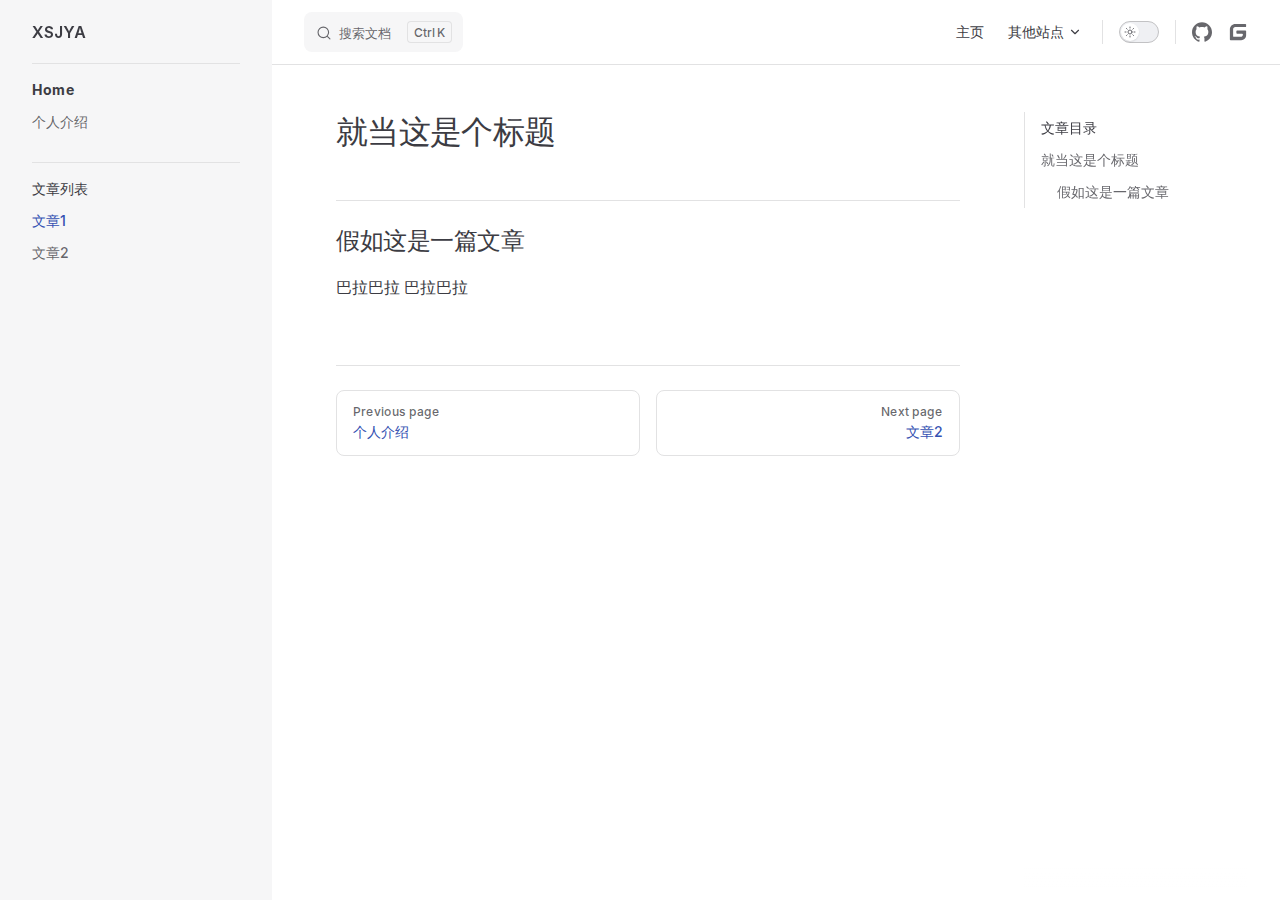
<file: docs/1.html>
<!DOCTYPE html>
<html lang="en-US" dir="ltr">
  <head>
    <meta charset="utf-8">
    <meta name="viewport" content="width=device-width,initial-scale=1">
    <title>就当这是个标题 | XSJYA</title>
    <meta name="description" content="XSJYA">
    <meta name="generator" content="VitePress v1.5.0">
    <link rel="preload stylesheet" href="/assets/style.mqCS8YJk.css" as="style">
    <link rel="preload stylesheet" href="/vp-icons.css" as="style">
    
    <script type="module" src="/assets/app.DuKz4JBX.js"></script>
    <link rel="preload" href="/assets/inter-roman-latin.Di8DUHzh.woff2" as="font" type="font/woff2" crossorigin="">
    <link rel="modulepreload" href="/assets/chunks/theme.DRbGVsUj.js">
    <link rel="modulepreload" href="/assets/chunks/framework.C4Vvvhxx.js">
    <link rel="modulepreload" href="/assets/docs_1.md.ClLMucwK.lean.js">
    <link rel="icon" href="/img/Favicon.ico">
    <script id="check-dark-mode">(()=>{const e=localStorage.getItem("vitepress-theme-appearance")||"auto",a=window.matchMedia("(prefers-color-scheme: dark)").matches;(!e||e==="auto"?a:e==="dark")&&document.documentElement.classList.add("dark")})();</script>
    <script id="check-mac-os">document.documentElement.classList.toggle("mac",/Mac|iPhone|iPod|iPad/i.test(navigator.platform));</script>
  </head>
  <body>
    <div id="app"><div class="Layout" data-v-d8b57b2d><!--[--><!--]--><!--[--><span tabindex="-1" data-v-c8291ffa></span><a href="#VPContent" class="VPSkipLink visually-hidden" data-v-c8291ffa> Skip to content </a><!--]--><!----><header class="VPNav" data-v-d8b57b2d data-v-7ad780c2><div class="VPNavBar" data-v-7ad780c2 data-v-9fd4d1dd><div class="wrapper" data-v-9fd4d1dd><div class="container" data-v-9fd4d1dd><div class="title" data-v-9fd4d1dd><div class="VPNavBarTitle has-sidebar" data-v-9fd4d1dd data-v-9f43907a><a class="title" href="/" data-v-9f43907a><!--[--><!--]--><!----><span data-v-9f43907a>XSJYA</span><!--[--><!--]--></a></div></div><div class="content" data-v-9fd4d1dd><div class="content-body" data-v-9fd4d1dd><!--[--><!--]--><div class="VPNavBarSearch search" data-v-9fd4d1dd><!--[--><!----><div id="local-search"><button type="button" class="DocSearch DocSearch-Button" aria-label="搜索文档"><span class="DocSearch-Button-Container"><span class="vp-icon DocSearch-Search-Icon"></span><span class="DocSearch-Button-Placeholder">搜索文档</span></span><span class="DocSearch-Button-Keys"><kbd class="DocSearch-Button-Key"></kbd><kbd class="DocSearch-Button-Key">K</kbd></span></button></div><!--]--></div><nav aria-labelledby="main-nav-aria-label" class="VPNavBarMenu menu" data-v-9fd4d1dd data-v-afb2845e><span id="main-nav-aria-label" class="visually-hidden" data-v-afb2845e> Main Navigation </span><!--[--><!--[--><a class="VPLink link VPNavBarMenuLink" href="/" tabindex="0" data-v-afb2845e data-v-815115f5><!--[--><span data-v-815115f5>主页</span><!--]--></a><!--]--><!--[--><div class="VPFlyout VPNavBarMenuGroup" data-v-afb2845e data-v-bfe7971f><button type="button" class="button" aria-haspopup="true" aria-expanded="false" data-v-bfe7971f><span class="text" data-v-bfe7971f><!----><span data-v-bfe7971f>其他站点</span><span class="vpi-chevron-down text-icon" data-v-bfe7971f></span></span></button><div class="menu" data-v-bfe7971f><div class="VPMenu" data-v-bfe7971f data-v-20ed86d6><div class="items" data-v-20ed86d6><!--[--><!--[--><div class="VPMenuLink" data-v-20ed86d6 data-v-7eeeb2dc><a class="VPLink link vp-external-link-icon" href="https://www.xsjya.com" target="_blank" rel="noreferrer" data-v-7eeeb2dc><!--[--><span data-v-7eeeb2dc>个人主页</span><!--]--></a></div><!--]--><!--[--><div class="VPMenuLink" data-v-20ed86d6 data-v-7eeeb2dc><a class="VPLink link vp-external-link-icon" href="https://www.wnooo.cn" target="_blank" rel="noreferrer" data-v-7eeeb2dc><!--[--><span data-v-7eeeb2dc>博客</span><!--]--></a></div><!--]--><!--]--></div><!--[--><!--]--></div></div></div><!--]--><!--]--></nav><!----><div class="VPNavBarAppearance appearance" data-v-9fd4d1dd data-v-3f90c1a5><button class="VPSwitch VPSwitchAppearance" type="button" role="switch" title aria-checked="false" data-v-3f90c1a5 data-v-be9742d9 data-v-b4ccac88><span class="check" data-v-b4ccac88><span class="icon" data-v-b4ccac88><!--[--><span class="vpi-sun sun" data-v-be9742d9></span><span class="vpi-moon moon" data-v-be9742d9></span><!--]--></span></span></button></div><div class="VPSocialLinks VPNavBarSocialLinks social-links" data-v-9fd4d1dd data-v-ef6192dc data-v-e71e869c><!--[--><a class="VPSocialLink no-icon" href="https://github.com/XSJYA" aria-label="github" target="_blank" rel="noopener" data-v-e71e869c data-v-60a9a2d3><span class="vpi-social-github"></span></a><a class="VPSocialLink no-icon" href="https://gitee.com/XSJYA" aria-label target="_blank" rel="noopener" data-v-e71e869c data-v-60a9a2d3><svg t="1735310520874" class="icon" viewBox="0 0 1024 1024" version="1.1" xmlns="http://www.w3.org/2000/svg" p-id="20752" width="200" height="200"><path d="M891 428.8H465.8c-20.4 0-37 16.5-37 37v92.4c0 20.4 16.5 37 37 37h258.9c20.4 0 37 16.6 37 37v18.4c0 61.3-49.7 110.9-110.9 110.9H299.4c-20.4 0-37-16.6-37-37V373.2c0-61.3 49.7-110.9 110.9-110.9h517.6c20.4 0 37-16.5 37-37l0.1-92.3c0-20.4-16.5-37-37-37H373.3C220.2 96 96 220.2 96 373.3V891c0 20.4 16.6 37 37 37h545.4C816.2 928 928 816.3 928 678.4V465.8c0-20.4-16.6-37-37-37z" p-id="20753"></path></svg></a><!--]--></div><div class="VPFlyout VPNavBarExtra extra" data-v-9fd4d1dd data-v-f953d92f data-v-bfe7971f><button type="button" class="button" aria-haspopup="true" aria-expanded="false" aria-label="extra navigation" data-v-bfe7971f><span class="vpi-more-horizontal icon" data-v-bfe7971f></span></button><div class="menu" data-v-bfe7971f><div class="VPMenu" data-v-bfe7971f data-v-20ed86d6><!----><!--[--><!--[--><!----><div class="group" data-v-f953d92f><div class="item appearance" data-v-f953d92f><p class="label" data-v-f953d92f>Appearance</p><div class="appearance-action" data-v-f953d92f><button class="VPSwitch VPSwitchAppearance" type="button" role="switch" title aria-checked="false" data-v-f953d92f data-v-be9742d9 data-v-b4ccac88><span class="check" data-v-b4ccac88><span class="icon" data-v-b4ccac88><!--[--><span class="vpi-sun sun" data-v-be9742d9></span><span class="vpi-moon moon" data-v-be9742d9></span><!--]--></span></span></button></div></div></div><div class="group" data-v-f953d92f><div class="item social-links" data-v-f953d92f><div class="VPSocialLinks social-links-list" data-v-f953d92f data-v-e71e869c><!--[--><a class="VPSocialLink no-icon" href="https://github.com/XSJYA" aria-label="github" target="_blank" rel="noopener" data-v-e71e869c data-v-60a9a2d3><span class="vpi-social-github"></span></a><a class="VPSocialLink no-icon" href="https://gitee.com/XSJYA" aria-label target="_blank" rel="noopener" data-v-e71e869c data-v-60a9a2d3><svg t="1735310520874" class="icon" viewBox="0 0 1024 1024" version="1.1" xmlns="http://www.w3.org/2000/svg" p-id="20752" width="200" height="200"><path d="M891 428.8H465.8c-20.4 0-37 16.5-37 37v92.4c0 20.4 16.5 37 37 37h258.9c20.4 0 37 16.6 37 37v18.4c0 61.3-49.7 110.9-110.9 110.9H299.4c-20.4 0-37-16.6-37-37V373.2c0-61.3 49.7-110.9 110.9-110.9h517.6c20.4 0 37-16.5 37-37l0.1-92.3c0-20.4-16.5-37-37-37H373.3C220.2 96 96 220.2 96 373.3V891c0 20.4 16.6 37 37 37h545.4C816.2 928 928 816.3 928 678.4V465.8c0-20.4-16.6-37-37-37z" p-id="20753"></path></svg></a><!--]--></div></div></div><!--]--><!--]--></div></div></div><!--[--><!--]--><button type="button" class="VPNavBarHamburger hamburger" aria-label="mobile navigation" aria-expanded="false" aria-controls="VPNavScreen" data-v-9fd4d1dd data-v-6bee1efd><span class="container" data-v-6bee1efd><span class="top" data-v-6bee1efd></span><span class="middle" data-v-6bee1efd></span><span class="bottom" data-v-6bee1efd></span></span></button></div></div></div></div><div class="divider" data-v-9fd4d1dd><div class="divider-line" data-v-9fd4d1dd></div></div></div><!----></header><div class="VPLocalNav has-sidebar empty" data-v-d8b57b2d data-v-2488c25a><div class="container" data-v-2488c25a><button class="menu" aria-expanded="false" aria-controls="VPSidebarNav" data-v-2488c25a><span class="vpi-align-left menu-icon" data-v-2488c25a></span><span class="menu-text" data-v-2488c25a>Menu</span></button><div class="VPLocalNavOutlineDropdown" style="--vp-vh:0px;" data-v-2488c25a data-v-883964e0><button data-v-883964e0>Return to top</button><!----></div></div></div><aside class="VPSidebar" data-v-d8b57b2d data-v-42c4c606><div class="curtain" data-v-42c4c606></div><nav class="nav" id="VPSidebarNav" aria-labelledby="sidebar-aria-label" tabindex="-1" data-v-42c4c606><span class="visually-hidden" id="sidebar-aria-label" data-v-42c4c606> Sidebar Navigation </span><!--[--><!--]--><!--[--><div class="no-transition group" data-v-51288d80><section class="VPSidebarItem level-0" data-v-51288d80 data-v-edd2eed8><div class="item" role="button" tabindex="0" data-v-edd2eed8><div class="indicator" data-v-edd2eed8></div><h2 class="text" data-v-edd2eed8>Home</h2><!----></div><div class="items" data-v-edd2eed8><!--[--><div class="VPSidebarItem level-1 is-link" data-v-edd2eed8 data-v-edd2eed8><div class="item" data-v-edd2eed8><div class="indicator" data-v-edd2eed8></div><a class="VPLink link link" href="/me.html" data-v-edd2eed8><!--[--><p class="text" data-v-edd2eed8>个人介绍</p><!--]--></a><!----></div><!----></div><!--]--></div></section></div><div class="no-transition group" data-v-51288d80><section class="VPSidebarItem level-0 has-active" data-v-51288d80 data-v-edd2eed8><div class="item" role="button" tabindex="0" data-v-edd2eed8><div class="indicator" data-v-edd2eed8></div><h2 class="text" data-v-edd2eed8>文章列表</h2><!----></div><div class="items" data-v-edd2eed8><!--[--><div class="VPSidebarItem level-1 is-link" data-v-edd2eed8 data-v-edd2eed8><div class="item" data-v-edd2eed8><div class="indicator" data-v-edd2eed8></div><a class="VPLink link link" href="/docs/1.html" data-v-edd2eed8><!--[--><p class="text" data-v-edd2eed8>文章1</p><!--]--></a><!----></div><!----></div><div class="VPSidebarItem level-1 is-link" data-v-edd2eed8 data-v-edd2eed8><div class="item" data-v-edd2eed8><div class="indicator" data-v-edd2eed8></div><a class="VPLink link link" href="/docs/2.html" data-v-edd2eed8><!--[--><p class="text" data-v-edd2eed8>文章2</p><!--]--></a><!----></div><!----></div><!--]--></div></section></div><!--]--><!--[--><!--]--></nav></aside><div class="VPContent has-sidebar" id="VPContent" data-v-d8b57b2d data-v-9a6c75ad><div class="VPDoc has-sidebar has-aside" data-v-9a6c75ad data-v-e6f2a212><!--[--><!--]--><div class="container" data-v-e6f2a212><div class="aside" data-v-e6f2a212><div class="aside-curtain" data-v-e6f2a212></div><div class="aside-container" data-v-e6f2a212><div class="aside-content" data-v-e6f2a212><div class="VPDocAside" data-v-e6f2a212 data-v-cb998dce><!--[--><!--]--><!--[--><!--]--><nav aria-labelledby="doc-outline-aria-label" class="VPDocAsideOutline" data-v-cb998dce data-v-f610f197><div class="content" data-v-f610f197><div class="outline-marker" data-v-f610f197></div><div aria-level="2" class="outline-title" id="doc-outline-aria-label" role="heading" data-v-f610f197>文章目录</div><ul class="VPDocOutlineItem root" data-v-f610f197 data-v-53c99d69><!--[--><!--]--></ul></div></nav><!--[--><!--]--><div class="spacer" data-v-cb998dce></div><!--[--><!--]--><!----><!--[--><!--]--><!--[--><!--]--></div></div></div></div><div class="content" data-v-e6f2a212><div class="content-container" data-v-e6f2a212><!--[--><!--]--><main class="main" data-v-e6f2a212><div style="position:relative;" class="vp-doc _docs_1" data-v-e6f2a212><div><h1 id="就当这是个标题" tabindex="-1">就当这是个标题 <a class="header-anchor" href="#就当这是个标题" aria-label="Permalink to &quot;就当这是个标题&quot;">​</a></h1><h2 id="假如这是一篇文章" tabindex="-1">假如这是一篇文章 <a class="header-anchor" href="#假如这是一篇文章" aria-label="Permalink to &quot;假如这是一篇文章&quot;">​</a></h2><p>巴拉巴拉 巴拉巴拉</p></div></div></main><footer class="VPDocFooter" data-v-e6f2a212 data-v-1bcd8184><!--[--><!--]--><!----><nav class="prev-next" aria-labelledby="doc-footer-aria-label" data-v-1bcd8184><span class="visually-hidden" id="doc-footer-aria-label" data-v-1bcd8184>Pager</span><div class="pager" data-v-1bcd8184><a class="VPLink link pager-link prev" href="/me.html" data-v-1bcd8184><!--[--><span class="desc" data-v-1bcd8184>Previous page</span><span class="title" data-v-1bcd8184>个人介绍</span><!--]--></a></div><div class="pager" data-v-1bcd8184><a class="VPLink link pager-link next" href="/docs/2.html" data-v-1bcd8184><!--[--><span class="desc" data-v-1bcd8184>Next page</span><span class="title" data-v-1bcd8184>文章2</span><!--]--></a></div></nav></footer><!--[--><!--]--></div></div></div><!--[--><!--]--></div></div><footer class="VPFooter has-sidebar" data-v-d8b57b2d data-v-566314d4><div class="container" data-v-566314d4><!----><p class="copyright" data-v-566314d4>Copyright © 2024 XSJYA</p></div></footer><!--[--><!--]--></div></div>
    <script>window.__VP_HASH_MAP__=JSON.parse("{\"cs.md\":\"CCBpOAfB\",\"docs_1.md\":\"ClLMucwK\",\"docs_2.md\":\"BzZdzNij\",\"index.md\":\"CaWgwmAB\",\"me.md\":\"eRbOe32W\",\"xsjya.md\":\"yH4DEUMg\"}");window.__VP_SITE_DATA__=JSON.parse("{\"lang\":\"en-US\",\"dir\":\"ltr\",\"title\":\"XSJYA\",\"description\":\"XSJYA\",\"base\":\"/\",\"head\":[],\"router\":{\"prefetchLinks\":true},\"appearance\":true,\"themeConfig\":{\"outlineTitle\":\"文章目录\",\"outline\":[1,6],\"search\":{\"provider\":\"local\",\"options\":{\"translations\":{\"button\":{\"buttonText\":\"搜索文档\",\"buttonAriaLabel\":\"搜索文档\"},\"modal\":{\"noResultsText\":\"无法找到相关结果\",\"resetButtonTitle\":\"清除查询条件\",\"footer\":{\"selectText\":\"选择\",\"navigateText\":\"切换\"}}}}},\"nav\":[{\"text\":\"主页\",\"link\":\"/\"},{\"text\":\"其他站点\",\"items\":[{\"text\":\"个人主页\",\"link\":\"https://www.xsjya.com\"},{\"text\":\"博客\",\"link\":\"https://www.wnooo.cn\"}]}],\"sidebar\":[{\"text\":\"Home\",\"items\":[{\"text\":\"个人介绍\",\"link\":\"/me\"}]},{\"text\":\"文章列表\",\"items\":[{\"text\":\"文章1\",\"link\":\"/docs/1\"},{\"text\":\"文章2\",\"link\":\"/docs/2\"}]}],\"socialLinks\":[{\"icon\":\"github\",\"link\":\"https://github.com/XSJYA\"},{\"icon\":{\"svg\":\"<svg t=\\\"1735310520874\\\" class=\\\"icon\\\" viewBox=\\\"0 0 1024 1024\\\" version=\\\"1.1\\\" xmlns=\\\"http://www.w3.org/2000/svg\\\" p-id=\\\"20752\\\" width=\\\"200\\\" height=\\\"200\\\"><path d=\\\"M891 428.8H465.8c-20.4 0-37 16.5-37 37v92.4c0 20.4 16.5 37 37 37h258.9c20.4 0 37 16.6 37 37v18.4c0 61.3-49.7 110.9-110.9 110.9H299.4c-20.4 0-37-16.6-37-37V373.2c0-61.3 49.7-110.9 110.9-110.9h517.6c20.4 0 37-16.5 37-37l0.1-92.3c0-20.4-16.5-37-37-37H373.3C220.2 96 96 220.2 96 373.3V891c0 20.4 16.6 37 37 37h545.4C816.2 928 928 816.3 928 678.4V465.8c0-20.4-16.6-37-37-37z\\\" p-id=\\\"20753\\\"></path></svg>\"},\"link\":\"https://gitee.com/XSJYA\"}],\"footer\":{\"copyright\":\"Copyright © 2024 XSJYA\"}},\"locales\":{},\"scrollOffset\":134,\"cleanUrls\":false}");</script>
    
  </body>
</html>
</file>
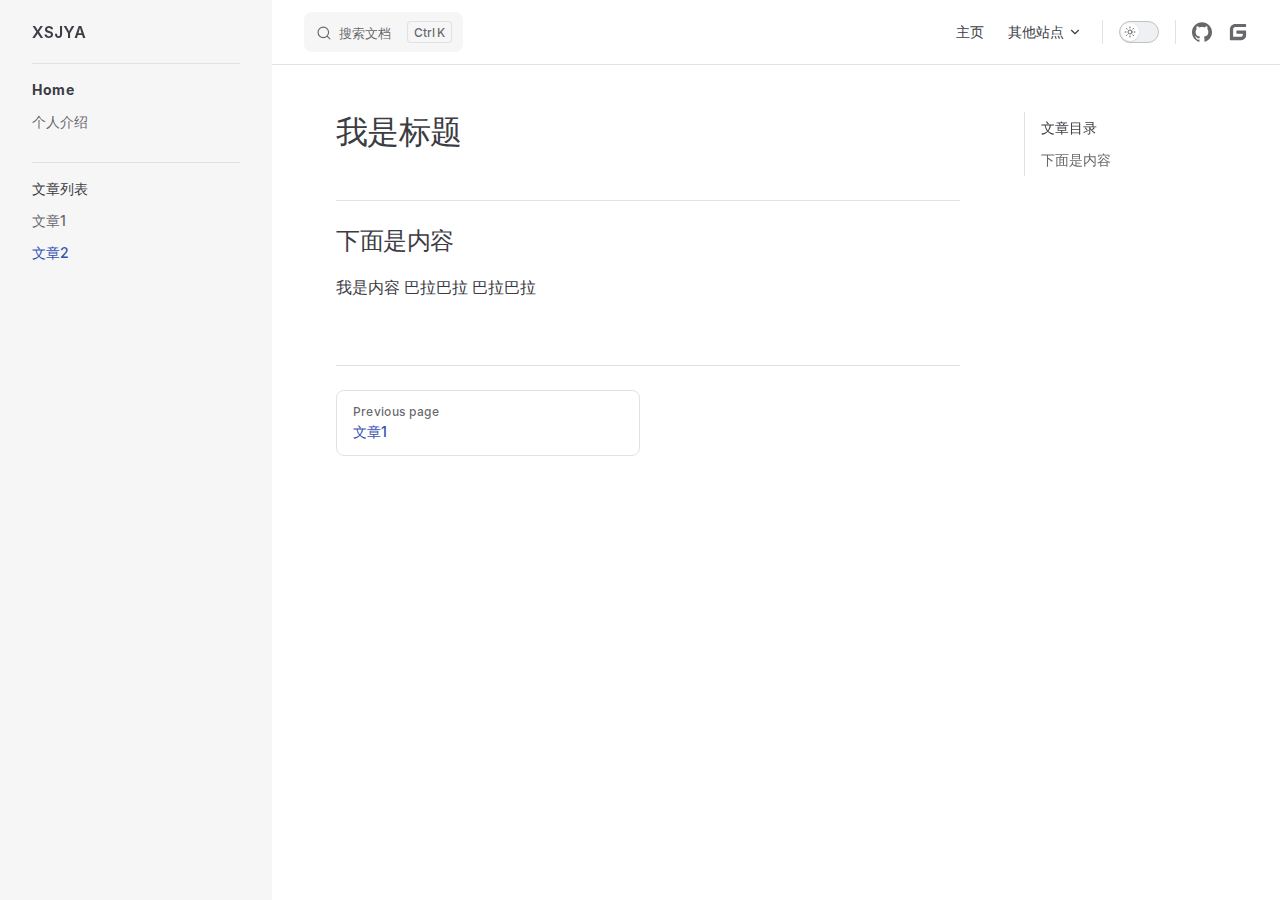
<file: docs/2.html>
<!DOCTYPE html>
<html lang="en-US" dir="ltr">
  <head>
    <meta charset="utf-8">
    <meta name="viewport" content="width=device-width,initial-scale=1">
    <title>我是标题 | XSJYA</title>
    <meta name="description" content="XSJYA">
    <meta name="generator" content="VitePress v1.5.0">
    <link rel="preload stylesheet" href="/assets/style.mqCS8YJk.css" as="style">
    <link rel="preload stylesheet" href="/vp-icons.css" as="style">
    
    <script type="module" src="/assets/app.DuKz4JBX.js"></script>
    <link rel="preload" href="/assets/inter-roman-latin.Di8DUHzh.woff2" as="font" type="font/woff2" crossorigin="">
    <link rel="modulepreload" href="/assets/chunks/theme.DRbGVsUj.js">
    <link rel="modulepreload" href="/assets/chunks/framework.C4Vvvhxx.js">
    <link rel="modulepreload" href="/assets/docs_2.md.BzZdzNij.lean.js">
    <link rel="icon" href="/img/Favicon.ico">
    <script id="check-dark-mode">(()=>{const e=localStorage.getItem("vitepress-theme-appearance")||"auto",a=window.matchMedia("(prefers-color-scheme: dark)").matches;(!e||e==="auto"?a:e==="dark")&&document.documentElement.classList.add("dark")})();</script>
    <script id="check-mac-os">document.documentElement.classList.toggle("mac",/Mac|iPhone|iPod|iPad/i.test(navigator.platform));</script>
  </head>
  <body>
    <div id="app"><div class="Layout" data-v-d8b57b2d><!--[--><!--]--><!--[--><span tabindex="-1" data-v-c8291ffa></span><a href="#VPContent" class="VPSkipLink visually-hidden" data-v-c8291ffa> Skip to content </a><!--]--><!----><header class="VPNav" data-v-d8b57b2d data-v-7ad780c2><div class="VPNavBar" data-v-7ad780c2 data-v-9fd4d1dd><div class="wrapper" data-v-9fd4d1dd><div class="container" data-v-9fd4d1dd><div class="title" data-v-9fd4d1dd><div class="VPNavBarTitle has-sidebar" data-v-9fd4d1dd data-v-9f43907a><a class="title" href="/" data-v-9f43907a><!--[--><!--]--><!----><span data-v-9f43907a>XSJYA</span><!--[--><!--]--></a></div></div><div class="content" data-v-9fd4d1dd><div class="content-body" data-v-9fd4d1dd><!--[--><!--]--><div class="VPNavBarSearch search" data-v-9fd4d1dd><!--[--><!----><div id="local-search"><button type="button" class="DocSearch DocSearch-Button" aria-label="搜索文档"><span class="DocSearch-Button-Container"><span class="vp-icon DocSearch-Search-Icon"></span><span class="DocSearch-Button-Placeholder">搜索文档</span></span><span class="DocSearch-Button-Keys"><kbd class="DocSearch-Button-Key"></kbd><kbd class="DocSearch-Button-Key">K</kbd></span></button></div><!--]--></div><nav aria-labelledby="main-nav-aria-label" class="VPNavBarMenu menu" data-v-9fd4d1dd data-v-afb2845e><span id="main-nav-aria-label" class="visually-hidden" data-v-afb2845e> Main Navigation </span><!--[--><!--[--><a class="VPLink link VPNavBarMenuLink" href="/" tabindex="0" data-v-afb2845e data-v-815115f5><!--[--><span data-v-815115f5>主页</span><!--]--></a><!--]--><!--[--><div class="VPFlyout VPNavBarMenuGroup" data-v-afb2845e data-v-bfe7971f><button type="button" class="button" aria-haspopup="true" aria-expanded="false" data-v-bfe7971f><span class="text" data-v-bfe7971f><!----><span data-v-bfe7971f>其他站点</span><span class="vpi-chevron-down text-icon" data-v-bfe7971f></span></span></button><div class="menu" data-v-bfe7971f><div class="VPMenu" data-v-bfe7971f data-v-20ed86d6><div class="items" data-v-20ed86d6><!--[--><!--[--><div class="VPMenuLink" data-v-20ed86d6 data-v-7eeeb2dc><a class="VPLink link vp-external-link-icon" href="https://www.xsjya.com" target="_blank" rel="noreferrer" data-v-7eeeb2dc><!--[--><span data-v-7eeeb2dc>个人主页</span><!--]--></a></div><!--]--><!--[--><div class="VPMenuLink" data-v-20ed86d6 data-v-7eeeb2dc><a class="VPLink link vp-external-link-icon" href="https://www.wnooo.cn" target="_blank" rel="noreferrer" data-v-7eeeb2dc><!--[--><span data-v-7eeeb2dc>博客</span><!--]--></a></div><!--]--><!--]--></div><!--[--><!--]--></div></div></div><!--]--><!--]--></nav><!----><div class="VPNavBarAppearance appearance" data-v-9fd4d1dd data-v-3f90c1a5><button class="VPSwitch VPSwitchAppearance" type="button" role="switch" title aria-checked="false" data-v-3f90c1a5 data-v-be9742d9 data-v-b4ccac88><span class="check" data-v-b4ccac88><span class="icon" data-v-b4ccac88><!--[--><span class="vpi-sun sun" data-v-be9742d9></span><span class="vpi-moon moon" data-v-be9742d9></span><!--]--></span></span></button></div><div class="VPSocialLinks VPNavBarSocialLinks social-links" data-v-9fd4d1dd data-v-ef6192dc data-v-e71e869c><!--[--><a class="VPSocialLink no-icon" href="https://github.com/XSJYA" aria-label="github" target="_blank" rel="noopener" data-v-e71e869c data-v-60a9a2d3><span class="vpi-social-github"></span></a><a class="VPSocialLink no-icon" href="https://gitee.com/XSJYA" aria-label target="_blank" rel="noopener" data-v-e71e869c data-v-60a9a2d3><svg t="1735310520874" class="icon" viewBox="0 0 1024 1024" version="1.1" xmlns="http://www.w3.org/2000/svg" p-id="20752" width="200" height="200"><path d="M891 428.8H465.8c-20.4 0-37 16.5-37 37v92.4c0 20.4 16.5 37 37 37h258.9c20.4 0 37 16.6 37 37v18.4c0 61.3-49.7 110.9-110.9 110.9H299.4c-20.4 0-37-16.6-37-37V373.2c0-61.3 49.7-110.9 110.9-110.9h517.6c20.4 0 37-16.5 37-37l0.1-92.3c0-20.4-16.5-37-37-37H373.3C220.2 96 96 220.2 96 373.3V891c0 20.4 16.6 37 37 37h545.4C816.2 928 928 816.3 928 678.4V465.8c0-20.4-16.6-37-37-37z" p-id="20753"></path></svg></a><!--]--></div><div class="VPFlyout VPNavBarExtra extra" data-v-9fd4d1dd data-v-f953d92f data-v-bfe7971f><button type="button" class="button" aria-haspopup="true" aria-expanded="false" aria-label="extra navigation" data-v-bfe7971f><span class="vpi-more-horizontal icon" data-v-bfe7971f></span></button><div class="menu" data-v-bfe7971f><div class="VPMenu" data-v-bfe7971f data-v-20ed86d6><!----><!--[--><!--[--><!----><div class="group" data-v-f953d92f><div class="item appearance" data-v-f953d92f><p class="label" data-v-f953d92f>Appearance</p><div class="appearance-action" data-v-f953d92f><button class="VPSwitch VPSwitchAppearance" type="button" role="switch" title aria-checked="false" data-v-f953d92f data-v-be9742d9 data-v-b4ccac88><span class="check" data-v-b4ccac88><span class="icon" data-v-b4ccac88><!--[--><span class="vpi-sun sun" data-v-be9742d9></span><span class="vpi-moon moon" data-v-be9742d9></span><!--]--></span></span></button></div></div></div><div class="group" data-v-f953d92f><div class="item social-links" data-v-f953d92f><div class="VPSocialLinks social-links-list" data-v-f953d92f data-v-e71e869c><!--[--><a class="VPSocialLink no-icon" href="https://github.com/XSJYA" aria-label="github" target="_blank" rel="noopener" data-v-e71e869c data-v-60a9a2d3><span class="vpi-social-github"></span></a><a class="VPSocialLink no-icon" href="https://gitee.com/XSJYA" aria-label target="_blank" rel="noopener" data-v-e71e869c data-v-60a9a2d3><svg t="1735310520874" class="icon" viewBox="0 0 1024 1024" version="1.1" xmlns="http://www.w3.org/2000/svg" p-id="20752" width="200" height="200"><path d="M891 428.8H465.8c-20.4 0-37 16.5-37 37v92.4c0 20.4 16.5 37 37 37h258.9c20.4 0 37 16.6 37 37v18.4c0 61.3-49.7 110.9-110.9 110.9H299.4c-20.4 0-37-16.6-37-37V373.2c0-61.3 49.7-110.9 110.9-110.9h517.6c20.4 0 37-16.5 37-37l0.1-92.3c0-20.4-16.5-37-37-37H373.3C220.2 96 96 220.2 96 373.3V891c0 20.4 16.6 37 37 37h545.4C816.2 928 928 816.3 928 678.4V465.8c0-20.4-16.6-37-37-37z" p-id="20753"></path></svg></a><!--]--></div></div></div><!--]--><!--]--></div></div></div><!--[--><!--]--><button type="button" class="VPNavBarHamburger hamburger" aria-label="mobile navigation" aria-expanded="false" aria-controls="VPNavScreen" data-v-9fd4d1dd data-v-6bee1efd><span class="container" data-v-6bee1efd><span class="top" data-v-6bee1efd></span><span class="middle" data-v-6bee1efd></span><span class="bottom" data-v-6bee1efd></span></span></button></div></div></div></div><div class="divider" data-v-9fd4d1dd><div class="divider-line" data-v-9fd4d1dd></div></div></div><!----></header><div class="VPLocalNav has-sidebar empty" data-v-d8b57b2d data-v-2488c25a><div class="container" data-v-2488c25a><button class="menu" aria-expanded="false" aria-controls="VPSidebarNav" data-v-2488c25a><span class="vpi-align-left menu-icon" data-v-2488c25a></span><span class="menu-text" data-v-2488c25a>Menu</span></button><div class="VPLocalNavOutlineDropdown" style="--vp-vh:0px;" data-v-2488c25a data-v-883964e0><button data-v-883964e0>Return to top</button><!----></div></div></div><aside class="VPSidebar" data-v-d8b57b2d data-v-42c4c606><div class="curtain" data-v-42c4c606></div><nav class="nav" id="VPSidebarNav" aria-labelledby="sidebar-aria-label" tabindex="-1" data-v-42c4c606><span class="visually-hidden" id="sidebar-aria-label" data-v-42c4c606> Sidebar Navigation </span><!--[--><!--]--><!--[--><div class="no-transition group" data-v-51288d80><section class="VPSidebarItem level-0" data-v-51288d80 data-v-edd2eed8><div class="item" role="button" tabindex="0" data-v-edd2eed8><div class="indicator" data-v-edd2eed8></div><h2 class="text" data-v-edd2eed8>Home</h2><!----></div><div class="items" data-v-edd2eed8><!--[--><div class="VPSidebarItem level-1 is-link" data-v-edd2eed8 data-v-edd2eed8><div class="item" data-v-edd2eed8><div class="indicator" data-v-edd2eed8></div><a class="VPLink link link" href="/me.html" data-v-edd2eed8><!--[--><p class="text" data-v-edd2eed8>个人介绍</p><!--]--></a><!----></div><!----></div><!--]--></div></section></div><div class="no-transition group" data-v-51288d80><section class="VPSidebarItem level-0 has-active" data-v-51288d80 data-v-edd2eed8><div class="item" role="button" tabindex="0" data-v-edd2eed8><div class="indicator" data-v-edd2eed8></div><h2 class="text" data-v-edd2eed8>文章列表</h2><!----></div><div class="items" data-v-edd2eed8><!--[--><div class="VPSidebarItem level-1 is-link" data-v-edd2eed8 data-v-edd2eed8><div class="item" data-v-edd2eed8><div class="indicator" data-v-edd2eed8></div><a class="VPLink link link" href="/docs/1.html" data-v-edd2eed8><!--[--><p class="text" data-v-edd2eed8>文章1</p><!--]--></a><!----></div><!----></div><div class="VPSidebarItem level-1 is-link" data-v-edd2eed8 data-v-edd2eed8><div class="item" data-v-edd2eed8><div class="indicator" data-v-edd2eed8></div><a class="VPLink link link" href="/docs/2.html" data-v-edd2eed8><!--[--><p class="text" data-v-edd2eed8>文章2</p><!--]--></a><!----></div><!----></div><!--]--></div></section></div><!--]--><!--[--><!--]--></nav></aside><div class="VPContent has-sidebar" id="VPContent" data-v-d8b57b2d data-v-9a6c75ad><div class="VPDoc has-sidebar has-aside" data-v-9a6c75ad data-v-e6f2a212><!--[--><!--]--><div class="container" data-v-e6f2a212><div class="aside" data-v-e6f2a212><div class="aside-curtain" data-v-e6f2a212></div><div class="aside-container" data-v-e6f2a212><div class="aside-content" data-v-e6f2a212><div class="VPDocAside" data-v-e6f2a212 data-v-cb998dce><!--[--><!--]--><!--[--><!--]--><nav aria-labelledby="doc-outline-aria-label" class="VPDocAsideOutline" data-v-cb998dce data-v-f610f197><div class="content" data-v-f610f197><div class="outline-marker" data-v-f610f197></div><div aria-level="2" class="outline-title" id="doc-outline-aria-label" role="heading" data-v-f610f197>文章目录</div><ul class="VPDocOutlineItem root" data-v-f610f197 data-v-53c99d69><!--[--><!--]--></ul></div></nav><!--[--><!--]--><div class="spacer" data-v-cb998dce></div><!--[--><!--]--><!----><!--[--><!--]--><!--[--><!--]--></div></div></div></div><div class="content" data-v-e6f2a212><div class="content-container" data-v-e6f2a212><!--[--><!--]--><main class="main" data-v-e6f2a212><div style="position:relative;" class="vp-doc _docs_2" data-v-e6f2a212><div><h1 id="我是标题" tabindex="-1">我是标题 <a class="header-anchor" href="#我是标题" aria-label="Permalink to &quot;我是标题&quot;">​</a></h1><h2 id="下面是内容" tabindex="-1">下面是内容 <a class="header-anchor" href="#下面是内容" aria-label="Permalink to &quot;下面是内容&quot;">​</a></h2><p>我是内容 巴拉巴拉 巴拉巴拉</p></div></div></main><footer class="VPDocFooter" data-v-e6f2a212 data-v-1bcd8184><!--[--><!--]--><!----><nav class="prev-next" aria-labelledby="doc-footer-aria-label" data-v-1bcd8184><span class="visually-hidden" id="doc-footer-aria-label" data-v-1bcd8184>Pager</span><div class="pager" data-v-1bcd8184><a class="VPLink link pager-link prev" href="/docs/1.html" data-v-1bcd8184><!--[--><span class="desc" data-v-1bcd8184>Previous page</span><span class="title" data-v-1bcd8184>文章1</span><!--]--></a></div><div class="pager" data-v-1bcd8184><!----></div></nav></footer><!--[--><!--]--></div></div></div><!--[--><!--]--></div></div><footer class="VPFooter has-sidebar" data-v-d8b57b2d data-v-566314d4><div class="container" data-v-566314d4><!----><p class="copyright" data-v-566314d4>Copyright © 2024 XSJYA</p></div></footer><!--[--><!--]--></div></div>
    <script>window.__VP_HASH_MAP__=JSON.parse("{\"cs.md\":\"CCBpOAfB\",\"docs_1.md\":\"ClLMucwK\",\"docs_2.md\":\"BzZdzNij\",\"index.md\":\"CaWgwmAB\",\"me.md\":\"eRbOe32W\",\"xsjya.md\":\"yH4DEUMg\"}");window.__VP_SITE_DATA__=JSON.parse("{\"lang\":\"en-US\",\"dir\":\"ltr\",\"title\":\"XSJYA\",\"description\":\"XSJYA\",\"base\":\"/\",\"head\":[],\"router\":{\"prefetchLinks\":true},\"appearance\":true,\"themeConfig\":{\"outlineTitle\":\"文章目录\",\"outline\":[1,6],\"search\":{\"provider\":\"local\",\"options\":{\"translations\":{\"button\":{\"buttonText\":\"搜索文档\",\"buttonAriaLabel\":\"搜索文档\"},\"modal\":{\"noResultsText\":\"无法找到相关结果\",\"resetButtonTitle\":\"清除查询条件\",\"footer\":{\"selectText\":\"选择\",\"navigateText\":\"切换\"}}}}},\"nav\":[{\"text\":\"主页\",\"link\":\"/\"},{\"text\":\"其他站点\",\"items\":[{\"text\":\"个人主页\",\"link\":\"https://www.xsjya.com\"},{\"text\":\"博客\",\"link\":\"https://www.wnooo.cn\"}]}],\"sidebar\":[{\"text\":\"Home\",\"items\":[{\"text\":\"个人介绍\",\"link\":\"/me\"}]},{\"text\":\"文章列表\",\"items\":[{\"text\":\"文章1\",\"link\":\"/docs/1\"},{\"text\":\"文章2\",\"link\":\"/docs/2\"}]}],\"socialLinks\":[{\"icon\":\"github\",\"link\":\"https://github.com/XSJYA\"},{\"icon\":{\"svg\":\"<svg t=\\\"1735310520874\\\" class=\\\"icon\\\" viewBox=\\\"0 0 1024 1024\\\" version=\\\"1.1\\\" xmlns=\\\"http://www.w3.org/2000/svg\\\" p-id=\\\"20752\\\" width=\\\"200\\\" height=\\\"200\\\"><path d=\\\"M891 428.8H465.8c-20.4 0-37 16.5-37 37v92.4c0 20.4 16.5 37 37 37h258.9c20.4 0 37 16.6 37 37v18.4c0 61.3-49.7 110.9-110.9 110.9H299.4c-20.4 0-37-16.6-37-37V373.2c0-61.3 49.7-110.9 110.9-110.9h517.6c20.4 0 37-16.5 37-37l0.1-92.3c0-20.4-16.5-37-37-37H373.3C220.2 96 96 220.2 96 373.3V891c0 20.4 16.6 37 37 37h545.4C816.2 928 928 816.3 928 678.4V465.8c0-20.4-16.6-37-37-37z\\\" p-id=\\\"20753\\\"></path></svg>\"},\"link\":\"https://gitee.com/XSJYA\"}],\"footer\":{\"copyright\":\"Copyright © 2024 XSJYA\"}},\"locales\":{},\"scrollOffset\":134,\"cleanUrls\":false}");</script>
    
  </body>
</html>
</file>
<file: assets/style.mqCS8YJk.css>
.team-container{display:flex;flex-wrap:wrap;justify-content:flex-start;gap:20px;padding:20px;max-width:800px;margin:0 auto}.team-member{display:flex;align-items:center;background-color:var(--vp-c-bg, #fff);box-shadow:0 2px 5px var(--vp-c-divider, rgba(0,0,0,.1));border-radius:8px;overflow:hidden;width:calc(50% - 50px);padding:20px;color:var(--vp-c-text, #000);flex-direction:row;text-decoration:none}.team-member:hover{box-shadow:0 4px 8px var(--vp-c-divider, rgba(0,0,0,.2))}.member-avatar{width:60px;height:60px;margin-right:20px}.member-info{flex-grow:1;display:flex;flex-direction:column;justify-content:center}@media (max-width: 768px){.team-member{flex-direction:column;width:100%;justify-content:center}.member-avatar{width:90px;height:90px;margin-right:0;margin-bottom:20px}.member-info{text-align:center}}.team-member,.team-member:visited,.team-member:hover,.team-member:active,.member-info h3,.member-info p{text-decoration:none;color:inherit}@font-face{font-family:Inter;font-style:normal;font-weight:100 900;font-display:swap;src:url(/assets/inter-roman-cyrillic-ext.BBPuwvHQ.woff2) format("woff2");unicode-range:U+0460-052F,U+1C80-1C88,U+20B4,U+2DE0-2DFF,U+A640-A69F,U+FE2E-FE2F}@font-face{font-family:Inter;font-style:normal;font-weight:100 900;font-display:swap;src:url(/assets/inter-roman-cyrillic.C5lxZ8CY.woff2) format("woff2");unicode-range:U+0301,U+0400-045F,U+0490-0491,U+04B0-04B1,U+2116}@font-face{font-family:Inter;font-style:normal;font-weight:100 900;font-display:swap;src:url(/assets/inter-roman-greek-ext.CqjqNYQ-.woff2) format("woff2");unicode-range:U+1F00-1FFF}@font-face{font-family:Inter;font-style:normal;font-weight:100 900;font-display:swap;src:url(/assets/inter-roman-greek.BBVDIX6e.woff2) format("woff2");unicode-range:U+0370-0377,U+037A-037F,U+0384-038A,U+038C,U+038E-03A1,U+03A3-03FF}@font-face{font-family:Inter;font-style:normal;font-weight:100 900;font-display:swap;src:url(/assets/inter-roman-vietnamese.BjW4sHH5.woff2) format("woff2");unicode-range:U+0102-0103,U+0110-0111,U+0128-0129,U+0168-0169,U+01A0-01A1,U+01AF-01B0,U+0300-0301,U+0303-0304,U+0308-0309,U+0323,U+0329,U+1EA0-1EF9,U+20AB}@font-face{font-family:Inter;font-style:normal;font-weight:100 900;font-display:swap;src:url(/assets/inter-roman-latin-ext.4ZJIpNVo.woff2) format("woff2");unicode-range:U+0100-02AF,U+0304,U+0308,U+0329,U+1E00-1E9F,U+1EF2-1EFF,U+2020,U+20A0-20AB,U+20AD-20C0,U+2113,U+2C60-2C7F,U+A720-A7FF}@font-face{font-family:Inter;font-style:normal;font-weight:100 900;font-display:swap;src:url(/assets/inter-roman-latin.Di8DUHzh.woff2) format("woff2");unicode-range:U+0000-00FF,U+0131,U+0152-0153,U+02BB-02BC,U+02C6,U+02DA,U+02DC,U+0304,U+0308,U+0329,U+2000-206F,U+2074,U+20AC,U+2122,U+2191,U+2193,U+2212,U+2215,U+FEFF,U+FFFD}@font-face{font-family:Inter;font-style:italic;font-weight:100 900;font-display:swap;src:url(/assets/inter-italic-cyrillic-ext.r48I6akx.woff2) format("woff2");unicode-range:U+0460-052F,U+1C80-1C88,U+20B4,U+2DE0-2DFF,U+A640-A69F,U+FE2E-FE2F}@font-face{font-family:Inter;font-style:italic;font-weight:100 900;font-display:swap;src:url(/assets/inter-italic-cyrillic.By2_1cv3.woff2) format("woff2");unicode-range:U+0301,U+0400-045F,U+0490-0491,U+04B0-04B1,U+2116}@font-face{font-family:Inter;font-style:italic;font-weight:100 900;font-display:swap;src:url(/assets/inter-italic-greek-ext.1u6EdAuj.woff2) format("woff2");unicode-range:U+1F00-1FFF}@font-face{font-family:Inter;font-style:italic;font-weight:100 900;font-display:swap;src:url(/assets/inter-italic-greek.DJ8dCoTZ.woff2) format("woff2");unicode-range:U+0370-0377,U+037A-037F,U+0384-038A,U+038C,U+038E-03A1,U+03A3-03FF}@font-face{font-family:Inter;font-style:italic;font-weight:100 900;font-display:swap;src:url(/assets/inter-italic-vietnamese.BSbpV94h.woff2) format("woff2");unicode-range:U+0102-0103,U+0110-0111,U+0128-0129,U+0168-0169,U+01A0-01A1,U+01AF-01B0,U+0300-0301,U+0303-0304,U+0308-0309,U+0323,U+0329,U+1EA0-1EF9,U+20AB}@font-face{font-family:Inter;font-style:italic;font-weight:100 900;font-display:swap;src:url(/assets/inter-italic-latin-ext.CN1xVJS-.woff2) format("woff2");unicode-range:U+0100-02AF,U+0304,U+0308,U+0329,U+1E00-1E9F,U+1EF2-1EFF,U+2020,U+20A0-20AB,U+20AD-20C0,U+2113,U+2C60-2C7F,U+A720-A7FF}@font-face{font-family:Inter;font-style:italic;font-weight:100 900;font-display:swap;src:url(/assets/inter-italic-latin.C2AdPX0b.woff2) format("woff2");unicode-range:U+0000-00FF,U+0131,U+0152-0153,U+02BB-02BC,U+02C6,U+02DA,U+02DC,U+0304,U+0308,U+0329,U+2000-206F,U+2074,U+20AC,U+2122,U+2191,U+2193,U+2212,U+2215,U+FEFF,U+FFFD}@font-face{font-family:Punctuation SC;font-weight:400;src:local("PingFang SC Regular"),local("Noto Sans CJK SC"),local("Microsoft YaHei");unicode-range:U+201C,U+201D,U+2018,U+2019,U+2E3A,U+2014,U+2013,U+2026,U+00B7,U+007E,U+002F}@font-face{font-family:Punctuation SC;font-weight:500;src:local("PingFang SC Medium"),local("Noto Sans CJK SC"),local("Microsoft YaHei");unicode-range:U+201C,U+201D,U+2018,U+2019,U+2E3A,U+2014,U+2013,U+2026,U+00B7,U+007E,U+002F}@font-face{font-family:Punctuation SC;font-weight:600;src:local("PingFang SC Semibold"),local("Noto Sans CJK SC Bold"),local("Microsoft YaHei Bold");unicode-range:U+201C,U+201D,U+2018,U+2019,U+2E3A,U+2014,U+2013,U+2026,U+00B7,U+007E,U+002F}@font-face{font-family:Punctuation SC;font-weight:700;src:local("PingFang SC Semibold"),local("Noto Sans CJK SC Bold"),local("Microsoft YaHei Bold");unicode-range:U+201C,U+201D,U+2018,U+2019,U+2E3A,U+2014,U+2013,U+2026,U+00B7,U+007E,U+002F}:root{--vp-c-white: #ffffff;--vp-c-black: #000000;--vp-c-neutral: var(--vp-c-black);--vp-c-neutral-inverse: var(--vp-c-white)}.dark{--vp-c-neutral: var(--vp-c-white);--vp-c-neutral-inverse: var(--vp-c-black)}:root{--vp-c-gray-1: #dddde3;--vp-c-gray-2: #e4e4e9;--vp-c-gray-3: #ebebef;--vp-c-gray-soft: rgba(142, 150, 170, .14);--vp-c-indigo-1: #3451b2;--vp-c-indigo-2: #3a5ccc;--vp-c-indigo-3: #5672cd;--vp-c-indigo-soft: rgba(100, 108, 255, .14);--vp-c-purple-1: #6f42c1;--vp-c-purple-2: #7e4cc9;--vp-c-purple-3: #8e5cd9;--vp-c-purple-soft: rgba(159, 122, 234, .14);--vp-c-green-1: #18794e;--vp-c-green-2: #299764;--vp-c-green-3: #30a46c;--vp-c-green-soft: rgba(16, 185, 129, .14);--vp-c-yellow-1: #915930;--vp-c-yellow-2: #946300;--vp-c-yellow-3: #9f6a00;--vp-c-yellow-soft: rgba(234, 179, 8, .14);--vp-c-red-1: #b8272c;--vp-c-red-2: #d5393e;--vp-c-red-3: #e0575b;--vp-c-red-soft: rgba(244, 63, 94, .14);--vp-c-sponsor: #db2777}.dark{--vp-c-gray-1: #515c67;--vp-c-gray-2: #414853;--vp-c-gray-3: #32363f;--vp-c-gray-soft: rgba(101, 117, 133, .16);--vp-c-indigo-1: #a8b1ff;--vp-c-indigo-2: #5c73e7;--vp-c-indigo-3: #3e63dd;--vp-c-indigo-soft: rgba(100, 108, 255, .16);--vp-c-purple-1: #c8abfa;--vp-c-purple-2: #a879e6;--vp-c-purple-3: #8e5cd9;--vp-c-purple-soft: rgba(159, 122, 234, .16);--vp-c-green-1: #3dd68c;--vp-c-green-2: #30a46c;--vp-c-green-3: #298459;--vp-c-green-soft: rgba(16, 185, 129, .16);--vp-c-yellow-1: #f9b44e;--vp-c-yellow-2: #da8b17;--vp-c-yellow-3: #a46a0a;--vp-c-yellow-soft: rgba(234, 179, 8, .16);--vp-c-red-1: #f66f81;--vp-c-red-2: #f14158;--vp-c-red-3: #b62a3c;--vp-c-red-soft: rgba(244, 63, 94, .16)}:root{--vp-c-bg: #ffffff;--vp-c-bg-alt: #f6f6f7;--vp-c-bg-elv: #ffffff;--vp-c-bg-soft: #f6f6f7}.dark{--vp-c-bg: #1b1b1f;--vp-c-bg-alt: #161618;--vp-c-bg-elv: #202127;--vp-c-bg-soft: #202127}:root{--vp-c-border: #c2c2c4;--vp-c-divider: #e2e2e3;--vp-c-gutter: #e2e2e3}.dark{--vp-c-border: #3c3f44;--vp-c-divider: #2e2e32;--vp-c-gutter: #000000}:root{--vp-c-text-1: rgba(60, 60, 67);--vp-c-text-2: rgba(60, 60, 67, .78);--vp-c-text-3: rgba(60, 60, 67, .56)}.dark{--vp-c-text-1: rgba(255, 255, 245, .86);--vp-c-text-2: rgba(235, 235, 245, .6);--vp-c-text-3: rgba(235, 235, 245, .38)}:root{--vp-c-default-1: var(--vp-c-gray-1);--vp-c-default-2: var(--vp-c-gray-2);--vp-c-default-3: var(--vp-c-gray-3);--vp-c-default-soft: var(--vp-c-gray-soft);--vp-c-brand-1: var(--vp-c-indigo-1);--vp-c-brand-2: var(--vp-c-indigo-2);--vp-c-brand-3: var(--vp-c-indigo-3);--vp-c-brand-soft: var(--vp-c-indigo-soft);--vp-c-brand: var(--vp-c-brand-1);--vp-c-tip-1: var(--vp-c-brand-1);--vp-c-tip-2: var(--vp-c-brand-2);--vp-c-tip-3: var(--vp-c-brand-3);--vp-c-tip-soft: var(--vp-c-brand-soft);--vp-c-note-1: var(--vp-c-brand-1);--vp-c-note-2: var(--vp-c-brand-2);--vp-c-note-3: var(--vp-c-brand-3);--vp-c-note-soft: var(--vp-c-brand-soft);--vp-c-success-1: var(--vp-c-green-1);--vp-c-success-2: var(--vp-c-green-2);--vp-c-success-3: var(--vp-c-green-3);--vp-c-success-soft: var(--vp-c-green-soft);--vp-c-important-1: var(--vp-c-purple-1);--vp-c-important-2: var(--vp-c-purple-2);--vp-c-important-3: var(--vp-c-purple-3);--vp-c-important-soft: var(--vp-c-purple-soft);--vp-c-warning-1: var(--vp-c-yellow-1);--vp-c-warning-2: var(--vp-c-yellow-2);--vp-c-warning-3: var(--vp-c-yellow-3);--vp-c-warning-soft: var(--vp-c-yellow-soft);--vp-c-danger-1: var(--vp-c-red-1);--vp-c-danger-2: var(--vp-c-red-2);--vp-c-danger-3: var(--vp-c-red-3);--vp-c-danger-soft: var(--vp-c-red-soft);--vp-c-caution-1: var(--vp-c-red-1);--vp-c-caution-2: var(--vp-c-red-2);--vp-c-caution-3: var(--vp-c-red-3);--vp-c-caution-soft: var(--vp-c-red-soft)}:root{--vp-font-family-base: "Inter", ui-sans-serif, system-ui, sans-serif, "Apple Color Emoji", "Segoe UI Emoji", "Segoe UI Symbol", "Noto Color Emoji";--vp-font-family-mono: ui-monospace, "Menlo", "Monaco", "Consolas", "Liberation Mono", "Courier New", monospace;font-optical-sizing:auto}:root:where(:lang(zh)){--vp-font-family-base: "Punctuation SC", "Inter", ui-sans-serif, system-ui, sans-serif, "Apple Color Emoji", "Segoe UI Emoji", "Segoe UI Symbol", "Noto Color Emoji"}:root{--vp-shadow-1: 0 1px 2px rgba(0, 0, 0, .04), 0 1px 2px rgba(0, 0, 0, .06);--vp-shadow-2: 0 3px 12px rgba(0, 0, 0, .07), 0 1px 4px rgba(0, 0, 0, .07);--vp-shadow-3: 0 12px 32px rgba(0, 0, 0, .1), 0 2px 6px rgba(0, 0, 0, .08);--vp-shadow-4: 0 14px 44px rgba(0, 0, 0, .12), 0 3px 9px rgba(0, 0, 0, .12);--vp-shadow-5: 0 18px 56px rgba(0, 0, 0, .16), 0 4px 12px rgba(0, 0, 0, .16)}:root{--vp-z-index-footer: 10;--vp-z-index-local-nav: 20;--vp-z-index-nav: 30;--vp-z-index-layout-top: 40;--vp-z-index-backdrop: 50;--vp-z-index-sidebar: 60}@media (min-width: 960px){:root{--vp-z-index-sidebar: 25}}:root{--vp-layout-max-width: 1440px}:root{--vp-header-anchor-symbol: "#"}:root{--vp-code-line-height: 1.7;--vp-code-font-size: .875em;--vp-code-color: var(--vp-c-brand-1);--vp-code-link-color: var(--vp-c-brand-1);--vp-code-link-hover-color: var(--vp-c-brand-2);--vp-code-bg: var(--vp-c-default-soft);--vp-code-block-color: var(--vp-c-text-2);--vp-code-block-bg: var(--vp-c-bg-alt);--vp-code-block-divider-color: var(--vp-c-gutter);--vp-code-lang-color: var(--vp-c-text-3);--vp-code-line-highlight-color: var(--vp-c-default-soft);--vp-code-line-number-color: var(--vp-c-text-3);--vp-code-line-diff-add-color: var(--vp-c-success-soft);--vp-code-line-diff-add-symbol-color: var(--vp-c-success-1);--vp-code-line-diff-remove-color: var(--vp-c-danger-soft);--vp-code-line-diff-remove-symbol-color: var(--vp-c-danger-1);--vp-code-line-warning-color: var(--vp-c-warning-soft);--vp-code-line-error-color: var(--vp-c-danger-soft);--vp-code-copy-code-border-color: var(--vp-c-divider);--vp-code-copy-code-bg: var(--vp-c-bg-soft);--vp-code-copy-code-hover-border-color: var(--vp-c-divider);--vp-code-copy-code-hover-bg: var(--vp-c-bg);--vp-code-copy-code-active-text: var(--vp-c-text-2);--vp-code-copy-copied-text-content: "Copied";--vp-code-tab-divider: var(--vp-code-block-divider-color);--vp-code-tab-text-color: var(--vp-c-text-2);--vp-code-tab-bg: var(--vp-code-block-bg);--vp-code-tab-hover-text-color: var(--vp-c-text-1);--vp-code-tab-active-text-color: var(--vp-c-text-1);--vp-code-tab-active-bar-color: var(--vp-c-brand-1)}:root{--vp-button-brand-border: transparent;--vp-button-brand-text: var(--vp-c-white);--vp-button-brand-bg: var(--vp-c-brand-3);--vp-button-brand-hover-border: transparent;--vp-button-brand-hover-text: var(--vp-c-white);--vp-button-brand-hover-bg: var(--vp-c-brand-2);--vp-button-brand-active-border: transparent;--vp-button-brand-active-text: var(--vp-c-white);--vp-button-brand-active-bg: var(--vp-c-brand-1);--vp-button-alt-border: transparent;--vp-button-alt-text: var(--vp-c-text-1);--vp-button-alt-bg: var(--vp-c-default-3);--vp-button-alt-hover-border: transparent;--vp-button-alt-hover-text: var(--vp-c-text-1);--vp-button-alt-hover-bg: var(--vp-c-default-2);--vp-button-alt-active-border: transparent;--vp-button-alt-active-text: var(--vp-c-text-1);--vp-button-alt-active-bg: var(--vp-c-default-1);--vp-button-sponsor-border: var(--vp-c-text-2);--vp-button-sponsor-text: var(--vp-c-text-2);--vp-button-sponsor-bg: transparent;--vp-button-sponsor-hover-border: var(--vp-c-sponsor);--vp-button-sponsor-hover-text: var(--vp-c-sponsor);--vp-button-sponsor-hover-bg: transparent;--vp-button-sponsor-active-border: var(--vp-c-sponsor);--vp-button-sponsor-active-text: var(--vp-c-sponsor);--vp-button-sponsor-active-bg: transparent}:root{--vp-custom-block-font-size: 14px;--vp-custom-block-code-font-size: 13px;--vp-custom-block-info-border: transparent;--vp-custom-block-info-text: var(--vp-c-text-1);--vp-custom-block-info-bg: var(--vp-c-default-soft);--vp-custom-block-info-code-bg: var(--vp-c-default-soft);--vp-custom-block-note-border: transparent;--vp-custom-block-note-text: var(--vp-c-text-1);--vp-custom-block-note-bg: var(--vp-c-default-soft);--vp-custom-block-note-code-bg: var(--vp-c-default-soft);--vp-custom-block-tip-border: transparent;--vp-custom-block-tip-text: var(--vp-c-text-1);--vp-custom-block-tip-bg: var(--vp-c-tip-soft);--vp-custom-block-tip-code-bg: var(--vp-c-tip-soft);--vp-custom-block-important-border: transparent;--vp-custom-block-important-text: var(--vp-c-text-1);--vp-custom-block-important-bg: var(--vp-c-important-soft);--vp-custom-block-important-code-bg: var(--vp-c-important-soft);--vp-custom-block-warning-border: transparent;--vp-custom-block-warning-text: var(--vp-c-text-1);--vp-custom-block-warning-bg: var(--vp-c-warning-soft);--vp-custom-block-warning-code-bg: var(--vp-c-warning-soft);--vp-custom-block-danger-border: transparent;--vp-custom-block-danger-text: var(--vp-c-text-1);--vp-custom-block-danger-bg: var(--vp-c-danger-soft);--vp-custom-block-danger-code-bg: var(--vp-c-danger-soft);--vp-custom-block-caution-border: transparent;--vp-custom-block-caution-text: var(--vp-c-text-1);--vp-custom-block-caution-bg: var(--vp-c-caution-soft);--vp-custom-block-caution-code-bg: var(--vp-c-caution-soft);--vp-custom-block-details-border: var(--vp-custom-block-info-border);--vp-custom-block-details-text: var(--vp-custom-block-info-text);--vp-custom-block-details-bg: var(--vp-custom-block-info-bg);--vp-custom-block-details-code-bg: var(--vp-custom-block-info-code-bg)}:root{--vp-input-border-color: var(--vp-c-border);--vp-input-bg-color: var(--vp-c-bg-alt);--vp-input-switch-bg-color: var(--vp-c-default-soft)}:root{--vp-nav-height: 64px;--vp-nav-bg-color: var(--vp-c-bg);--vp-nav-screen-bg-color: var(--vp-c-bg);--vp-nav-logo-height: 24px}.hide-nav{--vp-nav-height: 0px}.hide-nav .VPSidebar{--vp-nav-height: 22px}:root{--vp-local-nav-bg-color: var(--vp-c-bg)}:root{--vp-sidebar-width: 272px;--vp-sidebar-bg-color: var(--vp-c-bg-alt)}:root{--vp-backdrop-bg-color: rgba(0, 0, 0, .6)}:root{--vp-home-hero-name-color: var(--vp-c-brand-1);--vp-home-hero-name-background: transparent;--vp-home-hero-image-background-image: none;--vp-home-hero-image-filter: none}:root{--vp-badge-info-border: transparent;--vp-badge-info-text: var(--vp-c-text-2);--vp-badge-info-bg: var(--vp-c-default-soft);--vp-badge-tip-border: transparent;--vp-badge-tip-text: var(--vp-c-tip-1);--vp-badge-tip-bg: var(--vp-c-tip-soft);--vp-badge-warning-border: transparent;--vp-badge-warning-text: var(--vp-c-warning-1);--vp-badge-warning-bg: var(--vp-c-warning-soft);--vp-badge-danger-border: transparent;--vp-badge-danger-text: var(--vp-c-danger-1);--vp-badge-danger-bg: var(--vp-c-danger-soft)}:root{--vp-carbon-ads-text-color: var(--vp-c-text-1);--vp-carbon-ads-poweredby-color: var(--vp-c-text-2);--vp-carbon-ads-bg-color: var(--vp-c-bg-soft);--vp-carbon-ads-hover-text-color: var(--vp-c-brand-1);--vp-carbon-ads-hover-poweredby-color: var(--vp-c-text-1)}:root{--vp-local-search-bg: var(--vp-c-bg);--vp-local-search-result-bg: var(--vp-c-bg);--vp-local-search-result-border: var(--vp-c-divider);--vp-local-search-result-selected-bg: var(--vp-c-bg);--vp-local-search-result-selected-border: var(--vp-c-brand-1);--vp-local-search-highlight-bg: var(--vp-c-brand-1);--vp-local-search-highlight-text: var(--vp-c-neutral-inverse)}@media (prefers-reduced-motion: reduce){*,:before,:after{animation-delay:-1ms!important;animation-duration:1ms!important;animation-iteration-count:1!important;background-attachment:initial!important;scroll-behavior:auto!important;transition-duration:0s!important;transition-delay:0s!important}}*,:before,:after{box-sizing:border-box}html{line-height:1.4;font-size:16px;-webkit-text-size-adjust:100%}html.dark{color-scheme:dark}body{margin:0;width:100%;min-width:320px;min-height:100vh;line-height:24px;font-family:var(--vp-font-family-base);font-size:16px;font-weight:400;color:var(--vp-c-text-1);background-color:var(--vp-c-bg);font-synthesis:style;text-rendering:optimizeLegibility;-webkit-font-smoothing:antialiased;-moz-osx-font-smoothing:grayscale}main{display:block}h1,h2,h3,h4,h5,h6{margin:0;line-height:24px;font-size:16px;font-weight:400}p{margin:0}strong,b{font-weight:600}a,area,button,[role=button],input,label,select,summary,textarea{touch-action:manipulation}a{color:inherit;text-decoration:inherit}ol,ul{list-style:none;margin:0;padding:0}blockquote{margin:0}pre,code,kbd,samp{font-family:var(--vp-font-family-mono)}img,svg,video,canvas,audio,iframe,embed,object{display:block}figure{margin:0}img,video{max-width:100%;height:auto}button,input,optgroup,select,textarea{border:0;padding:0;line-height:inherit;color:inherit}button{padding:0;font-family:inherit;background-color:transparent;background-image:none}button:enabled,[role=button]:enabled{cursor:pointer}button:focus,button:focus-visible{outline:1px dotted;outline:4px auto -webkit-focus-ring-color}button:focus:not(:focus-visible){outline:none!important}input:focus,textarea:focus,select:focus{outline:none}table{border-collapse:collapse}input{background-color:transparent}input:-ms-input-placeholder,textarea:-ms-input-placeholder{color:var(--vp-c-text-3)}input::-ms-input-placeholder,textarea::-ms-input-placeholder{color:var(--vp-c-text-3)}input::placeholder,textarea::placeholder{color:var(--vp-c-text-3)}input::-webkit-outer-spin-button,input::-webkit-inner-spin-button{-webkit-appearance:none;margin:0}input[type=number]{-moz-appearance:textfield}textarea{resize:vertical}select{-webkit-appearance:none}fieldset{margin:0;padding:0}h1,h2,h3,h4,h5,h6,li,p{overflow-wrap:break-word}vite-error-overlay{z-index:9999}mjx-container{overflow-x:auto}mjx-container>svg{display:inline-block;margin:auto}[class^=vpi-],[class*=" vpi-"],.vp-icon{width:1em;height:1em}[class^=vpi-].bg,[class*=" vpi-"].bg,.vp-icon.bg{background-size:100% 100%;background-color:transparent}[class^=vpi-]:not(.bg),[class*=" vpi-"]:not(.bg),.vp-icon:not(.bg){-webkit-mask:var(--icon) no-repeat;mask:var(--icon) no-repeat;-webkit-mask-size:100% 100%;mask-size:100% 100%;background-color:currentColor;color:inherit}.vpi-align-left{--icon: url("data:image/svg+xml,%3Csvg xmlns='http://www.w3.org/2000/svg' fill='none' stroke='currentColor' stroke-linecap='round' stroke-linejoin='round' stroke-width='2' viewBox='0 0 24 24'%3E%3Cpath d='M21 6H3M15 12H3M17 18H3'/%3E%3C/svg%3E")}.vpi-arrow-right,.vpi-arrow-down,.vpi-arrow-left,.vpi-arrow-up{--icon: url("data:image/svg+xml,%3Csvg xmlns='http://www.w3.org/2000/svg' fill='none' stroke='currentColor' stroke-linecap='round' stroke-linejoin='round' stroke-width='2' viewBox='0 0 24 24'%3E%3Cpath d='M5 12h14M12 5l7 7-7 7'/%3E%3C/svg%3E")}.vpi-chevron-right,.vpi-chevron-down,.vpi-chevron-left,.vpi-chevron-up{--icon: url("data:image/svg+xml,%3Csvg xmlns='http://www.w3.org/2000/svg' fill='none' stroke='currentColor' stroke-linecap='round' stroke-linejoin='round' stroke-width='2' viewBox='0 0 24 24'%3E%3Cpath d='m9 18 6-6-6-6'/%3E%3C/svg%3E")}.vpi-chevron-down,.vpi-arrow-down{transform:rotate(90deg)}.vpi-chevron-left,.vpi-arrow-left{transform:rotate(180deg)}.vpi-chevron-up,.vpi-arrow-up{transform:rotate(-90deg)}.vpi-square-pen{--icon: url("data:image/svg+xml,%3Csvg xmlns='http://www.w3.org/2000/svg' fill='none' stroke='currentColor' stroke-linecap='round' stroke-linejoin='round' stroke-width='2' viewBox='0 0 24 24'%3E%3Cpath d='M12 3H5a2 2 0 0 0-2 2v14a2 2 0 0 0 2 2h14a2 2 0 0 0 2-2v-7'/%3E%3Cpath d='M18.375 2.625a2.121 2.121 0 1 1 3 3L12 15l-4 1 1-4Z'/%3E%3C/svg%3E")}.vpi-plus{--icon: url("data:image/svg+xml,%3Csvg xmlns='http://www.w3.org/2000/svg' fill='none' stroke='currentColor' stroke-linecap='round' stroke-linejoin='round' stroke-width='2' viewBox='0 0 24 24'%3E%3Cpath d='M5 12h14M12 5v14'/%3E%3C/svg%3E")}.vpi-sun{--icon: url("data:image/svg+xml,%3Csvg xmlns='http://www.w3.org/2000/svg' fill='none' stroke='currentColor' stroke-linecap='round' stroke-linejoin='round' stroke-width='2' viewBox='0 0 24 24'%3E%3Ccircle cx='12' cy='12' r='4'/%3E%3Cpath d='M12 2v2M12 20v2M4.93 4.93l1.41 1.41M17.66 17.66l1.41 1.41M2 12h2M20 12h2M6.34 17.66l-1.41 1.41M19.07 4.93l-1.41 1.41'/%3E%3C/svg%3E")}.vpi-moon{--icon: url("data:image/svg+xml,%3Csvg xmlns='http://www.w3.org/2000/svg' fill='none' stroke='currentColor' stroke-linecap='round' stroke-linejoin='round' stroke-width='2' viewBox='0 0 24 24'%3E%3Cpath d='M12 3a6 6 0 0 0 9 9 9 9 0 1 1-9-9Z'/%3E%3C/svg%3E")}.vpi-more-horizontal{--icon: url("data:image/svg+xml,%3Csvg xmlns='http://www.w3.org/2000/svg' fill='none' stroke='currentColor' stroke-linecap='round' stroke-linejoin='round' stroke-width='2' viewBox='0 0 24 24'%3E%3Ccircle cx='12' cy='12' r='1'/%3E%3Ccircle cx='19' cy='12' r='1'/%3E%3Ccircle cx='5' cy='12' r='1'/%3E%3C/svg%3E")}.vpi-languages{--icon: url("data:image/svg+xml,%3Csvg xmlns='http://www.w3.org/2000/svg' fill='none' stroke='currentColor' stroke-linecap='round' stroke-linejoin='round' stroke-width='2' viewBox='0 0 24 24'%3E%3Cpath d='m5 8 6 6M4 14l6-6 2-3M2 5h12M7 2h1M22 22l-5-10-5 10M14 18h6'/%3E%3C/svg%3E")}.vpi-heart{--icon: url("data:image/svg+xml,%3Csvg xmlns='http://www.w3.org/2000/svg' fill='none' stroke='currentColor' stroke-linecap='round' stroke-linejoin='round' stroke-width='2' viewBox='0 0 24 24'%3E%3Cpath d='M19 14c1.49-1.46 3-3.21 3-5.5A5.5 5.5 0 0 0 16.5 3c-1.76 0-3 .5-4.5 2-1.5-1.5-2.74-2-4.5-2A5.5 5.5 0 0 0 2 8.5c0 2.3 1.5 4.05 3 5.5l7 7Z'/%3E%3C/svg%3E")}.vpi-search{--icon: url("data:image/svg+xml,%3Csvg xmlns='http://www.w3.org/2000/svg' fill='none' stroke='currentColor' stroke-linecap='round' stroke-linejoin='round' stroke-width='2' viewBox='0 0 24 24'%3E%3Ccircle cx='11' cy='11' r='8'/%3E%3Cpath d='m21 21-4.3-4.3'/%3E%3C/svg%3E")}.vpi-layout-list{--icon: url("data:image/svg+xml,%3Csvg xmlns='http://www.w3.org/2000/svg' fill='none' stroke='currentColor' stroke-linecap='round' stroke-linejoin='round' stroke-width='2' viewBox='0 0 24 24'%3E%3Crect width='7' height='7' x='3' y='3' rx='1'/%3E%3Crect width='7' height='7' x='3' y='14' rx='1'/%3E%3Cpath d='M14 4h7M14 9h7M14 15h7M14 20h7'/%3E%3C/svg%3E")}.vpi-delete{--icon: url("data:image/svg+xml,%3Csvg xmlns='http://www.w3.org/2000/svg' fill='none' stroke='currentColor' stroke-linecap='round' stroke-linejoin='round' stroke-width='2' viewBox='0 0 24 24'%3E%3Cpath d='M20 5H9l-7 7 7 7h11a2 2 0 0 0 2-2V7a2 2 0 0 0-2-2ZM18 9l-6 6M12 9l6 6'/%3E%3C/svg%3E")}.vpi-corner-down-left{--icon: url("data:image/svg+xml,%3Csvg xmlns='http://www.w3.org/2000/svg' fill='none' stroke='currentColor' stroke-linecap='round' stroke-linejoin='round' stroke-width='2' viewBox='0 0 24 24'%3E%3Cpath d='m9 10-5 5 5 5'/%3E%3Cpath d='M20 4v7a4 4 0 0 1-4 4H4'/%3E%3C/svg%3E")}:root{--vp-icon-copy: url("data:image/svg+xml,%3Csvg xmlns='http://www.w3.org/2000/svg' fill='none' stroke='rgba(128,128,128,1)' stroke-linecap='round' stroke-linejoin='round' stroke-width='2' viewBox='0 0 24 24'%3E%3Crect width='8' height='4' x='8' y='2' rx='1' ry='1'/%3E%3Cpath d='M16 4h2a2 2 0 0 1 2 2v14a2 2 0 0 1-2 2H6a2 2 0 0 1-2-2V6a2 2 0 0 1 2-2h2'/%3E%3C/svg%3E");--vp-icon-copied: url("data:image/svg+xml,%3Csvg xmlns='http://www.w3.org/2000/svg' fill='none' stroke='rgba(128,128,128,1)' stroke-linecap='round' stroke-linejoin='round' stroke-width='2' viewBox='0 0 24 24'%3E%3Crect width='8' height='4' x='8' y='2' rx='1' ry='1'/%3E%3Cpath d='M16 4h2a2 2 0 0 1 2 2v14a2 2 0 0 1-2 2H6a2 2 0 0 1-2-2V6a2 2 0 0 1 2-2h2'/%3E%3Cpath d='m9 14 2 2 4-4'/%3E%3C/svg%3E")}.visually-hidden{position:absolute;width:1px;height:1px;white-space:nowrap;clip:rect(0 0 0 0);clip-path:inset(50%);overflow:hidden}.custom-block{border:1px solid transparent;border-radius:8px;padding:16px 16px 8px;line-height:24px;font-size:var(--vp-custom-block-font-size);color:var(--vp-c-text-2)}.custom-block.info{border-color:var(--vp-custom-block-info-border);color:var(--vp-custom-block-info-text);background-color:var(--vp-custom-block-info-bg)}.custom-block.info a,.custom-block.info code{color:var(--vp-c-brand-1)}.custom-block.info a:hover,.custom-block.info a:hover>code{color:var(--vp-c-brand-2)}.custom-block.info code{background-color:var(--vp-custom-block-info-code-bg)}.custom-block.note{border-color:var(--vp-custom-block-note-border);color:var(--vp-custom-block-note-text);background-color:var(--vp-custom-block-note-bg)}.custom-block.note a,.custom-block.note code{color:var(--vp-c-brand-1)}.custom-block.note a:hover,.custom-block.note a:hover>code{color:var(--vp-c-brand-2)}.custom-block.note code{background-color:var(--vp-custom-block-note-code-bg)}.custom-block.tip{border-color:var(--vp-custom-block-tip-border);color:var(--vp-custom-block-tip-text);background-color:var(--vp-custom-block-tip-bg)}.custom-block.tip a,.custom-block.tip code{color:var(--vp-c-tip-1)}.custom-block.tip a:hover,.custom-block.tip a:hover>code{color:var(--vp-c-tip-2)}.custom-block.tip code{background-color:var(--vp-custom-block-tip-code-bg)}.custom-block.important{border-color:var(--vp-custom-block-important-border);color:var(--vp-custom-block-important-text);background-color:var(--vp-custom-block-important-bg)}.custom-block.important a,.custom-block.important code{color:var(--vp-c-important-1)}.custom-block.important a:hover,.custom-block.important a:hover>code{color:var(--vp-c-important-2)}.custom-block.important code{background-color:var(--vp-custom-block-important-code-bg)}.custom-block.warning{border-color:var(--vp-custom-block-warning-border);color:var(--vp-custom-block-warning-text);background-color:var(--vp-custom-block-warning-bg)}.custom-block.warning a,.custom-block.warning code{color:var(--vp-c-warning-1)}.custom-block.warning a:hover,.custom-block.warning a:hover>code{color:var(--vp-c-warning-2)}.custom-block.warning code{background-color:var(--vp-custom-block-warning-code-bg)}.custom-block.danger{border-color:var(--vp-custom-block-danger-border);color:var(--vp-custom-block-danger-text);background-color:var(--vp-custom-block-danger-bg)}.custom-block.danger a,.custom-block.danger code{color:var(--vp-c-danger-1)}.custom-block.danger a:hover,.custom-block.danger a:hover>code{color:var(--vp-c-danger-2)}.custom-block.danger code{background-color:var(--vp-custom-block-danger-code-bg)}.custom-block.caution{border-color:var(--vp-custom-block-caution-border);color:var(--vp-custom-block-caution-text);background-color:var(--vp-custom-block-caution-bg)}.custom-block.caution a,.custom-block.caution code{color:var(--vp-c-caution-1)}.custom-block.caution a:hover,.custom-block.caution a:hover>code{color:var(--vp-c-caution-2)}.custom-block.caution code{background-color:var(--vp-custom-block-caution-code-bg)}.custom-block.details{border-color:var(--vp-custom-block-details-border);color:var(--vp-custom-block-details-text);background-color:var(--vp-custom-block-details-bg)}.custom-block.details a{color:var(--vp-c-brand-1)}.custom-block.details a:hover,.custom-block.details a:hover>code{color:var(--vp-c-brand-2)}.custom-block.details code{background-color:var(--vp-custom-block-details-code-bg)}.custom-block-title{font-weight:600}.custom-block p+p{margin:8px 0}.custom-block.details summary{margin:0 0 8px;font-weight:700;cursor:pointer;-webkit-user-select:none;user-select:none}.custom-block.details summary+p{margin:8px 0}.custom-block a{color:inherit;font-weight:600;text-decoration:underline;text-underline-offset:2px;transition:opacity .25s}.custom-block a:hover{opacity:.75}.custom-block code{font-size:var(--vp-custom-block-code-font-size)}.custom-block.custom-block th,.custom-block.custom-block blockquote>p{font-size:var(--vp-custom-block-font-size);color:inherit}.dark .vp-code span{color:var(--shiki-dark, inherit)}html:not(.dark) .vp-code span{color:var(--shiki-light, inherit)}.vp-code-group{margin-top:16px}.vp-code-group .tabs{position:relative;display:flex;margin-right:-24px;margin-left:-24px;padding:0 12px;background-color:var(--vp-code-tab-bg);overflow-x:auto;overflow-y:hidden;box-shadow:inset 0 -1px var(--vp-code-tab-divider)}@media (min-width: 640px){.vp-code-group .tabs{margin-right:0;margin-left:0;border-radius:8px 8px 0 0}}.vp-code-group .tabs input{position:fixed;opacity:0;pointer-events:none}.vp-code-group .tabs label{position:relative;display:inline-block;border-bottom:1px solid transparent;padding:0 12px;line-height:48px;font-size:14px;font-weight:500;color:var(--vp-code-tab-text-color);white-space:nowrap;cursor:pointer;transition:color .25s}.vp-code-group .tabs label:after{position:absolute;right:8px;bottom:-1px;left:8px;z-index:1;height:2px;border-radius:2px;content:"";background-color:transparent;transition:background-color .25s}.vp-code-group label:hover{color:var(--vp-code-tab-hover-text-color)}.vp-code-group input:checked+label{color:var(--vp-code-tab-active-text-color)}.vp-code-group input:checked+label:after{background-color:var(--vp-code-tab-active-bar-color)}.vp-code-group div[class*=language-],.vp-block{display:none;margin-top:0!important;border-top-left-radius:0!important;border-top-right-radius:0!important}.vp-code-group div[class*=language-].active,.vp-block.active{display:block}.vp-block{padding:20px 24px}.vp-doc h1,.vp-doc h2,.vp-doc h3,.vp-doc h4,.vp-doc h5,.vp-doc h6{position:relative;font-weight:600;outline:none}.vp-doc h1{letter-spacing:-.02em;line-height:40px;font-size:28px}.vp-doc h2{margin:48px 0 16px;border-top:1px solid var(--vp-c-divider);padding-top:24px;letter-spacing:-.02em;line-height:32px;font-size:24px}.vp-doc h3{margin:32px 0 0;letter-spacing:-.01em;line-height:28px;font-size:20px}.vp-doc h4{margin:24px 0 0;letter-spacing:-.01em;line-height:24px;font-size:18px}.vp-doc .header-anchor{position:absolute;top:0;left:0;margin-left:-.87em;font-weight:500;-webkit-user-select:none;user-select:none;opacity:0;text-decoration:none;transition:color .25s,opacity .25s}.vp-doc .header-anchor:before{content:var(--vp-header-anchor-symbol)}.vp-doc h1:hover .header-anchor,.vp-doc h1 .header-anchor:focus,.vp-doc h2:hover .header-anchor,.vp-doc h2 .header-anchor:focus,.vp-doc h3:hover .header-anchor,.vp-doc h3 .header-anchor:focus,.vp-doc h4:hover .header-anchor,.vp-doc h4 .header-anchor:focus,.vp-doc h5:hover .header-anchor,.vp-doc h5 .header-anchor:focus,.vp-doc h6:hover .header-anchor,.vp-doc h6 .header-anchor:focus{opacity:1}@media (min-width: 768px){.vp-doc h1{letter-spacing:-.02em;line-height:40px;font-size:32px}}.vp-doc h2 .header-anchor{top:24px}.vp-doc p,.vp-doc summary{margin:16px 0}.vp-doc p{line-height:28px}.vp-doc blockquote{margin:16px 0;border-left:2px solid var(--vp-c-divider);padding-left:16px;transition:border-color .5s;color:var(--vp-c-text-2)}.vp-doc blockquote>p{margin:0;font-size:16px;transition:color .5s}.vp-doc a{font-weight:500;color:var(--vp-c-brand-1);text-decoration:underline;text-underline-offset:2px;transition:color .25s,opacity .25s}.vp-doc a:hover{color:var(--vp-c-brand-2)}.vp-doc strong{font-weight:600}.vp-doc ul,.vp-doc ol{padding-left:1.25rem;margin:16px 0}.vp-doc ul{list-style:disc}.vp-doc ol{list-style:decimal}.vp-doc li+li{margin-top:8px}.vp-doc li>ol,.vp-doc li>ul{margin:8px 0 0}.vp-doc table{display:block;border-collapse:collapse;margin:20px 0;overflow-x:auto}.vp-doc tr{background-color:var(--vp-c-bg);border-top:1px solid var(--vp-c-divider);transition:background-color .5s}.vp-doc tr:nth-child(2n){background-color:var(--vp-c-bg-soft)}.vp-doc th,.vp-doc td{border:1px solid var(--vp-c-divider);padding:8px 16px}.vp-doc th{text-align:left;font-size:14px;font-weight:600;color:var(--vp-c-text-2);background-color:var(--vp-c-bg-soft)}.vp-doc td{font-size:14px}.vp-doc hr{margin:16px 0;border:none;border-top:1px solid var(--vp-c-divider)}.vp-doc .custom-block{margin:16px 0}.vp-doc .custom-block p{margin:8px 0;line-height:24px}.vp-doc .custom-block p:first-child{margin:0}.vp-doc .custom-block div[class*=language-]{margin:8px 0;border-radius:8px}.vp-doc .custom-block div[class*=language-] code{font-weight:400;background-color:transparent}.vp-doc .custom-block .vp-code-group .tabs{margin:0;border-radius:8px 8px 0 0}.vp-doc :not(pre,h1,h2,h3,h4,h5,h6)>code{font-size:var(--vp-code-font-size);color:var(--vp-code-color)}.vp-doc :not(pre)>code{border-radius:4px;padding:3px 6px;background-color:var(--vp-code-bg);transition:color .25s,background-color .5s}.vp-doc a>code{color:var(--vp-code-link-color)}.vp-doc a:hover>code{color:var(--vp-code-link-hover-color)}.vp-doc h1>code,.vp-doc h2>code,.vp-doc h3>code,.vp-doc h4>code{font-size:.9em}.vp-doc div[class*=language-],.vp-block{position:relative;margin:16px -24px;background-color:var(--vp-code-block-bg);overflow-x:auto;transition:background-color .5s}@media (min-width: 640px){.vp-doc div[class*=language-],.vp-block{border-radius:8px;margin:16px 0}}@media (max-width: 639px){.vp-doc li div[class*=language-]{border-radius:8px 0 0 8px}}.vp-doc div[class*=language-]+div[class*=language-],.vp-doc div[class$=-api]+div[class*=language-],.vp-doc div[class*=language-]+div[class$=-api]>div[class*=language-]{margin-top:-8px}.vp-doc [class*=language-] pre,.vp-doc [class*=language-] code{direction:ltr;text-align:left;white-space:pre;word-spacing:normal;word-break:normal;word-wrap:normal;-moz-tab-size:4;-o-tab-size:4;tab-size:4;-webkit-hyphens:none;-moz-hyphens:none;-ms-hyphens:none;hyphens:none}.vp-doc [class*=language-] pre{position:relative;z-index:1;margin:0;padding:20px 0;background:transparent;overflow-x:auto}.vp-doc [class*=language-] code{display:block;padding:0 24px;width:fit-content;min-width:100%;line-height:var(--vp-code-line-height);font-size:var(--vp-code-font-size);color:var(--vp-code-block-color);transition:color .5s}.vp-doc [class*=language-] code .highlighted{background-color:var(--vp-code-line-highlight-color);transition:background-color .5s;margin:0 -24px;padding:0 24px;width:calc(100% + 48px);display:inline-block}.vp-doc [class*=language-] code .highlighted.error{background-color:var(--vp-code-line-error-color)}.vp-doc [class*=language-] code .highlighted.warning{background-color:var(--vp-code-line-warning-color)}.vp-doc [class*=language-] code .diff{transition:background-color .5s;margin:0 -24px;padding:0 24px;width:calc(100% + 48px);display:inline-block}.vp-doc [class*=language-] code .diff:before{position:absolute;left:10px}.vp-doc [class*=language-] .has-focused-lines .line:not(.has-focus){filter:blur(.095rem);opacity:.4;transition:filter .35s,opacity .35s}.vp-doc [class*=language-] .has-focused-lines .line:not(.has-focus){opacity:.7;transition:filter .35s,opacity .35s}.vp-doc [class*=language-]:hover .has-focused-lines .line:not(.has-focus){filter:blur(0);opacity:1}.vp-doc [class*=language-] code .diff.remove{background-color:var(--vp-code-line-diff-remove-color);opacity:.7}.vp-doc [class*=language-] code .diff.remove:before{content:"-";color:var(--vp-code-line-diff-remove-symbol-color)}.vp-doc [class*=language-] code .diff.add{background-color:var(--vp-code-line-diff-add-color)}.vp-doc [class*=language-] code .diff.add:before{content:"+";color:var(--vp-code-line-diff-add-symbol-color)}.vp-doc div[class*=language-].line-numbers-mode{padding-left:32px}.vp-doc .line-numbers-wrapper{position:absolute;top:0;bottom:0;left:0;z-index:3;border-right:1px solid var(--vp-code-block-divider-color);padding-top:20px;width:32px;text-align:center;font-family:var(--vp-font-family-mono);line-height:var(--vp-code-line-height);font-size:var(--vp-code-font-size);color:var(--vp-code-line-number-color);transition:border-color .5s,color .5s}.vp-doc [class*=language-]>button.copy{direction:ltr;position:absolute;top:12px;right:12px;z-index:3;border:1px solid var(--vp-code-copy-code-border-color);border-radius:4px;width:40px;height:40px;background-color:var(--vp-code-copy-code-bg);opacity:0;cursor:pointer;background-image:var(--vp-icon-copy);background-position:50%;background-size:20px;background-repeat:no-repeat;transition:border-color .25s,background-color .25s,opacity .25s}.vp-doc [class*=language-]:hover>button.copy,.vp-doc [class*=language-]>button.copy:focus{opacity:1}.vp-doc [class*=language-]>button.copy:hover,.vp-doc [class*=language-]>button.copy.copied{border-color:var(--vp-code-copy-code-hover-border-color);background-color:var(--vp-code-copy-code-hover-bg)}.vp-doc [class*=language-]>button.copy.copied,.vp-doc [class*=language-]>button.copy:hover.copied{border-radius:0 4px 4px 0;background-color:var(--vp-code-copy-code-hover-bg);background-image:var(--vp-icon-copied)}.vp-doc [class*=language-]>button.copy.copied:before,.vp-doc [class*=language-]>button.copy:hover.copied:before{position:relative;top:-1px;transform:translate(calc(-100% - 1px));display:flex;justify-content:center;align-items:center;border:1px solid var(--vp-code-copy-code-hover-border-color);border-right:0;border-radius:4px 0 0 4px;padding:0 10px;width:fit-content;height:40px;text-align:center;font-size:12px;font-weight:500;color:var(--vp-code-copy-code-active-text);background-color:var(--vp-code-copy-code-hover-bg);white-space:nowrap;content:var(--vp-code-copy-copied-text-content)}.vp-doc [class*=language-]>span.lang{position:absolute;top:2px;right:8px;z-index:2;font-size:12px;font-weight:500;-webkit-user-select:none;user-select:none;color:var(--vp-code-lang-color);transition:color .4s,opacity .4s}.vp-doc [class*=language-]:hover>button.copy+span.lang,.vp-doc [class*=language-]>button.copy:focus+span.lang{opacity:0}.vp-doc .VPTeamMembers{margin-top:24px}.vp-doc .VPTeamMembers.small.count-1 .container{margin:0!important;max-width:calc((100% - 24px)/2)!important}.vp-doc .VPTeamMembers.small.count-2 .container,.vp-doc .VPTeamMembers.small.count-3 .container{max-width:100%!important}.vp-doc .VPTeamMembers.medium.count-1 .container{margin:0!important;max-width:calc((100% - 24px)/2)!important}:is(.vp-external-link-icon,.vp-doc a[href*="://"],.vp-doc a[target=_blank]):not(.no-icon):after{display:inline-block;margin-top:-1px;margin-left:4px;width:11px;height:11px;background:currentColor;color:var(--vp-c-text-3);flex-shrink:0;--icon: url("data:image/svg+xml, %3Csvg xmlns='http://www.w3.org/2000/svg' viewBox='0 0 24 24' %3E%3Cpath d='M0 0h24v24H0V0z' fill='none' /%3E%3Cpath d='M9 5v2h6.59L4 18.59 5.41 20 17 8.41V15h2V5H9z' /%3E%3C/svg%3E");-webkit-mask-image:var(--icon);mask-image:var(--icon)}.vp-external-link-icon:after{content:""}.external-link-icon-enabled :is(.vp-doc a[href*="://"],.vp-doc a[target=_blank]):after{content:"";color:currentColor}.vp-sponsor{border-radius:16px;overflow:hidden}.vp-sponsor.aside{border-radius:12px}.vp-sponsor-section+.vp-sponsor-section{margin-top:4px}.vp-sponsor-tier{margin:0 0 4px!important;text-align:center;letter-spacing:1px!important;line-height:24px;width:100%;font-weight:600;color:var(--vp-c-text-2);background-color:var(--vp-c-bg-soft)}.vp-sponsor.normal .vp-sponsor-tier{padding:13px 0 11px;font-size:14px}.vp-sponsor.aside .vp-sponsor-tier{padding:9px 0 7px;font-size:12px}.vp-sponsor-grid+.vp-sponsor-tier{margin-top:4px}.vp-sponsor-grid{display:flex;flex-wrap:wrap;gap:4px}.vp-sponsor-grid.xmini .vp-sponsor-grid-link{height:64px}.vp-sponsor-grid.xmini .vp-sponsor-grid-image{max-width:64px;max-height:22px}.vp-sponsor-grid.mini .vp-sponsor-grid-link{height:72px}.vp-sponsor-grid.mini .vp-sponsor-grid-image{max-width:96px;max-height:24px}.vp-sponsor-grid.small .vp-sponsor-grid-link{height:96px}.vp-sponsor-grid.small .vp-sponsor-grid-image{max-width:96px;max-height:24px}.vp-sponsor-grid.medium .vp-sponsor-grid-link{height:112px}.vp-sponsor-grid.medium .vp-sponsor-grid-image{max-width:120px;max-height:36px}.vp-sponsor-grid.big .vp-sponsor-grid-link{height:184px}.vp-sponsor-grid.big .vp-sponsor-grid-image{max-width:192px;max-height:56px}.vp-sponsor-grid[data-vp-grid="2"] .vp-sponsor-grid-item{width:calc((100% - 4px)/2)}.vp-sponsor-grid[data-vp-grid="3"] .vp-sponsor-grid-item{width:calc((100% - 4px * 2) / 3)}.vp-sponsor-grid[data-vp-grid="4"] .vp-sponsor-grid-item{width:calc((100% - 12px)/4)}.vp-sponsor-grid[data-vp-grid="5"] .vp-sponsor-grid-item{width:calc((100% - 16px)/5)}.vp-sponsor-grid[data-vp-grid="6"] .vp-sponsor-grid-item{width:calc((100% - 4px * 5) / 6)}.vp-sponsor-grid-item{flex-shrink:0;width:100%;background-color:var(--vp-c-bg-soft);transition:background-color .25s}.vp-sponsor-grid-item:hover{background-color:var(--vp-c-default-soft)}.vp-sponsor-grid-item:hover .vp-sponsor-grid-image{filter:grayscale(0) invert(0)}.vp-sponsor-grid-item.empty:hover{background-color:var(--vp-c-bg-soft)}.dark .vp-sponsor-grid-item:hover{background-color:var(--vp-c-white)}.dark .vp-sponsor-grid-item.empty:hover{background-color:var(--vp-c-bg-soft)}.vp-sponsor-grid-link{display:flex}.vp-sponsor-grid-box{display:flex;justify-content:center;align-items:center;width:100%}.vp-sponsor-grid-image{max-width:100%;filter:grayscale(1);transition:filter .25s}.dark .vp-sponsor-grid-image{filter:grayscale(1) invert(1)}.VPBadge{display:inline-block;margin-left:2px;border:1px solid transparent;border-radius:12px;padding:0 10px;line-height:22px;font-size:12px;font-weight:500;transform:translateY(-2px)}.VPBadge.small{padding:0 6px;line-height:18px;font-size:10px;transform:translateY(-8px)}.VPDocFooter .VPBadge{display:none}.vp-doc h1>.VPBadge{margin-top:4px;vertical-align:top}.vp-doc h2>.VPBadge{margin-top:3px;padding:0 8px;vertical-align:top}.vp-doc h3>.VPBadge{vertical-align:middle}.vp-doc h4>.VPBadge,.vp-doc h5>.VPBadge,.vp-doc h6>.VPBadge{vertical-align:middle;line-height:18px}.VPBadge.info{border-color:var(--vp-badge-info-border);color:var(--vp-badge-info-text);background-color:var(--vp-badge-info-bg)}.VPBadge.tip{border-color:var(--vp-badge-tip-border);color:var(--vp-badge-tip-text);background-color:var(--vp-badge-tip-bg)}.VPBadge.warning{border-color:var(--vp-badge-warning-border);color:var(--vp-badge-warning-text);background-color:var(--vp-badge-warning-bg)}.VPBadge.danger{border-color:var(--vp-badge-danger-border);color:var(--vp-badge-danger-text);background-color:var(--vp-badge-danger-bg)}.VPBackdrop[data-v-54a304ca]{position:fixed;top:0;right:0;bottom:0;left:0;z-index:var(--vp-z-index-backdrop);background:var(--vp-backdrop-bg-color);transition:opacity .5s}.VPBackdrop.fade-enter-from[data-v-54a304ca],.VPBackdrop.fade-leave-to[data-v-54a304ca]{opacity:0}.VPBackdrop.fade-leave-active[data-v-54a304ca]{transition-duration:.25s}@media (min-width: 1280px){.VPBackdrop[data-v-54a304ca]{display:none}}.NotFound[data-v-6ff51ddd]{padding:64px 24px 96px;text-align:center}@media (min-width: 768px){.NotFound[data-v-6ff51ddd]{padding:96px 32px 168px}}.code[data-v-6ff51ddd]{line-height:64px;font-size:64px;font-weight:600}.title[data-v-6ff51ddd]{padding-top:12px;letter-spacing:2px;line-height:20px;font-size:20px;font-weight:700}.divider[data-v-6ff51ddd]{margin:24px auto 18px;width:64px;height:1px;background-color:var(--vp-c-divider)}.quote[data-v-6ff51ddd]{margin:0 auto;max-width:256px;font-size:14px;font-weight:500;color:var(--vp-c-text-2)}.action[data-v-6ff51ddd]{padding-top:20px}.link[data-v-6ff51ddd]{display:inline-block;border:1px solid var(--vp-c-brand-1);border-radius:16px;padding:3px 16px;font-size:14px;font-weight:500;color:var(--vp-c-brand-1);transition:border-color .25s,color .25s}.link[data-v-6ff51ddd]:hover{border-color:var(--vp-c-brand-2);color:var(--vp-c-brand-2)}.root[data-v-53c99d69]{position:relative;z-index:1}.nested[data-v-53c99d69]{padding-right:16px;padding-left:16px}.outline-link[data-v-53c99d69]{display:block;line-height:32px;font-size:14px;font-weight:400;color:var(--vp-c-text-2);white-space:nowrap;overflow:hidden;text-overflow:ellipsis;transition:color .5s}.outline-link[data-v-53c99d69]:hover,.outline-link.active[data-v-53c99d69]{color:var(--vp-c-text-1);transition:color .25s}.outline-link.nested[data-v-53c99d69]{padding-left:13px}.VPDocAsideOutline[data-v-f610f197]{display:none}.VPDocAsideOutline.has-outline[data-v-f610f197]{display:block}.content[data-v-f610f197]{position:relative;border-left:1px solid var(--vp-c-divider);padding-left:16px;font-size:13px;font-weight:500}.outline-marker[data-v-f610f197]{position:absolute;top:32px;left:-1px;z-index:0;opacity:0;width:2px;border-radius:2px;height:18px;background-color:var(--vp-c-brand-1);transition:top .25s cubic-bezier(0,1,.5,1),background-color .5s,opacity .25s}.outline-title[data-v-f610f197]{line-height:32px;font-size:14px;font-weight:600}.VPDocAside[data-v-cb998dce]{display:flex;flex-direction:column;flex-grow:1}.spacer[data-v-cb998dce]{flex-grow:1}.VPDocAside[data-v-cb998dce] .spacer+.VPDocAsideSponsors,.VPDocAside[data-v-cb998dce] .spacer+.VPDocAsideCarbonAds{margin-top:24px}.VPDocAside[data-v-cb998dce] .VPDocAsideSponsors+.VPDocAsideCarbonAds{margin-top:16px}.VPLastUpdated[data-v-1bb0c8a8]{line-height:24px;font-size:14px;font-weight:500;color:var(--vp-c-text-2)}@media (min-width: 640px){.VPLastUpdated[data-v-1bb0c8a8]{line-height:32px;font-size:14px;font-weight:500}}.VPDocFooter[data-v-1bcd8184]{margin-top:64px}.edit-info[data-v-1bcd8184]{padding-bottom:18px}@media (min-width: 640px){.edit-info[data-v-1bcd8184]{display:flex;justify-content:space-between;align-items:center;padding-bottom:14px}}.edit-link-button[data-v-1bcd8184]{display:flex;align-items:center;border:0;line-height:32px;font-size:14px;font-weight:500;color:var(--vp-c-brand-1);transition:color .25s}.edit-link-button[data-v-1bcd8184]:hover{color:var(--vp-c-brand-2)}.edit-link-icon[data-v-1bcd8184]{margin-right:8px}.prev-next[data-v-1bcd8184]{border-top:1px solid var(--vp-c-divider);padding-top:24px;display:grid;grid-row-gap:8px}@media (min-width: 640px){.prev-next[data-v-1bcd8184]{grid-template-columns:repeat(2,1fr);grid-column-gap:16px}}.pager-link[data-v-1bcd8184]{display:block;border:1px solid var(--vp-c-divider);border-radius:8px;padding:11px 16px 13px;width:100%;height:100%;transition:border-color .25s}.pager-link[data-v-1bcd8184]:hover{border-color:var(--vp-c-brand-1)}.pager-link.next[data-v-1bcd8184]{margin-left:auto;text-align:right}.desc[data-v-1bcd8184]{display:block;line-height:20px;font-size:12px;font-weight:500;color:var(--vp-c-text-2)}.title[data-v-1bcd8184]{display:block;line-height:20px;font-size:14px;font-weight:500;color:var(--vp-c-brand-1);transition:color .25s}.VPDoc[data-v-e6f2a212]{padding:32px 24px 96px;width:100%}@media (min-width: 768px){.VPDoc[data-v-e6f2a212]{padding:48px 32px 128px}}@media (min-width: 960px){.VPDoc[data-v-e6f2a212]{padding:48px 32px 0}.VPDoc:not(.has-sidebar) .container[data-v-e6f2a212]{display:flex;justify-content:center;max-width:992px}.VPDoc:not(.has-sidebar) .content[data-v-e6f2a212]{max-width:752px}}@media (min-width: 1280px){.VPDoc .container[data-v-e6f2a212]{display:flex;justify-content:center}.VPDoc .aside[data-v-e6f2a212]{display:block}}@media (min-width: 1440px){.VPDoc:not(.has-sidebar) .content[data-v-e6f2a212]{max-width:784px}.VPDoc:not(.has-sidebar) .container[data-v-e6f2a212]{max-width:1104px}}.container[data-v-e6f2a212]{margin:0 auto;width:100%}.aside[data-v-e6f2a212]{position:relative;display:none;order:2;flex-grow:1;padding-left:32px;width:100%;max-width:256px}.left-aside[data-v-e6f2a212]{order:1;padding-left:unset;padding-right:32px}.aside-container[data-v-e6f2a212]{position:fixed;top:0;padding-top:calc(var(--vp-nav-height) + var(--vp-layout-top-height, 0px) + var(--vp-doc-top-height, 0px) + 48px);width:224px;height:100vh;overflow-x:hidden;overflow-y:auto;scrollbar-width:none}.aside-container[data-v-e6f2a212]::-webkit-scrollbar{display:none}.aside-curtain[data-v-e6f2a212]{position:fixed;bottom:0;z-index:10;width:224px;height:32px;background:linear-gradient(transparent,var(--vp-c-bg) 70%)}.aside-content[data-v-e6f2a212]{display:flex;flex-direction:column;min-height:calc(100vh - (var(--vp-nav-height) + var(--vp-layout-top-height, 0px) + 48px));padding-bottom:32px}.content[data-v-e6f2a212]{position:relative;margin:0 auto;width:100%}@media (min-width: 960px){.content[data-v-e6f2a212]{padding:0 32px 128px}}@media (min-width: 1280px){.content[data-v-e6f2a212]{order:1;margin:0;min-width:640px}}.content-container[data-v-e6f2a212]{margin:0 auto}.VPDoc.has-aside .content-container[data-v-e6f2a212]{max-width:688px}.VPButton[data-v-93dc4167]{display:inline-block;border:1px solid transparent;text-align:center;font-weight:600;white-space:nowrap;transition:color .25s,border-color .25s,background-color .25s}.VPButton[data-v-93dc4167]:active{transition:color .1s,border-color .1s,background-color .1s}.VPButton.medium[data-v-93dc4167]{border-radius:20px;padding:0 20px;line-height:38px;font-size:14px}.VPButton.big[data-v-93dc4167]{border-radius:24px;padding:0 24px;line-height:46px;font-size:16px}.VPButton.brand[data-v-93dc4167]{border-color:var(--vp-button-brand-border);color:var(--vp-button-brand-text);background-color:var(--vp-button-brand-bg)}.VPButton.brand[data-v-93dc4167]:hover{border-color:var(--vp-button-brand-hover-border);color:var(--vp-button-brand-hover-text);background-color:var(--vp-button-brand-hover-bg)}.VPButton.brand[data-v-93dc4167]:active{border-color:var(--vp-button-brand-active-border);color:var(--vp-button-brand-active-text);background-color:var(--vp-button-brand-active-bg)}.VPButton.alt[data-v-93dc4167]{border-color:var(--vp-button-alt-border);color:var(--vp-button-alt-text);background-color:var(--vp-button-alt-bg)}.VPButton.alt[data-v-93dc4167]:hover{border-color:var(--vp-button-alt-hover-border);color:var(--vp-button-alt-hover-text);background-color:var(--vp-button-alt-hover-bg)}.VPButton.alt[data-v-93dc4167]:active{border-color:var(--vp-button-alt-active-border);color:var(--vp-button-alt-active-text);background-color:var(--vp-button-alt-active-bg)}.VPButton.sponsor[data-v-93dc4167]{border-color:var(--vp-button-sponsor-border);color:var(--vp-button-sponsor-text);background-color:var(--vp-button-sponsor-bg)}.VPButton.sponsor[data-v-93dc4167]:hover{border-color:var(--vp-button-sponsor-hover-border);color:var(--vp-button-sponsor-hover-text);background-color:var(--vp-button-sponsor-hover-bg)}.VPButton.sponsor[data-v-93dc4167]:active{border-color:var(--vp-button-sponsor-active-border);color:var(--vp-button-sponsor-active-text);background-color:var(--vp-button-sponsor-active-bg)}html:not(.dark) .VPImage.dark[data-v-ab19afbb]{display:none}.dark .VPImage.light[data-v-ab19afbb]{display:none}.VPHero[data-v-b10c5094]{margin-top:calc((var(--vp-nav-height) + var(--vp-layout-top-height, 0px)) * -1);padding:calc(var(--vp-nav-height) + var(--vp-layout-top-height, 0px) + 48px) 24px 48px}@media (min-width: 640px){.VPHero[data-v-b10c5094]{padding:calc(var(--vp-nav-height) + var(--vp-layout-top-height, 0px) + 80px) 48px 64px}}@media (min-width: 960px){.VPHero[data-v-b10c5094]{padding:calc(var(--vp-nav-height) + var(--vp-layout-top-height, 0px) + 80px) 64px 64px}}.container[data-v-b10c5094]{display:flex;flex-direction:column;margin:0 auto;max-width:1152px}@media (min-width: 960px){.container[data-v-b10c5094]{flex-direction:row}}.main[data-v-b10c5094]{position:relative;z-index:10;order:2;flex-grow:1;flex-shrink:0}.VPHero.has-image .container[data-v-b10c5094]{text-align:center}@media (min-width: 960px){.VPHero.has-image .container[data-v-b10c5094]{text-align:left}}@media (min-width: 960px){.main[data-v-b10c5094]{order:1;width:calc((100% / 3) * 2)}.VPHero.has-image .main[data-v-b10c5094]{max-width:592px}}.name[data-v-b10c5094],.text[data-v-b10c5094]{max-width:392px;letter-spacing:-.4px;line-height:40px;font-size:32px;font-weight:700;white-space:pre-wrap}.VPHero.has-image .name[data-v-b10c5094],.VPHero.has-image .text[data-v-b10c5094]{margin:0 auto}.name[data-v-b10c5094]{color:var(--vp-home-hero-name-color)}.clip[data-v-b10c5094]{background:var(--vp-home-hero-name-background);-webkit-background-clip:text;background-clip:text;-webkit-text-fill-color:var(--vp-home-hero-name-color)}@media (min-width: 640px){.name[data-v-b10c5094],.text[data-v-b10c5094]{max-width:576px;line-height:56px;font-size:48px}}@media (min-width: 960px){.name[data-v-b10c5094],.text[data-v-b10c5094]{line-height:64px;font-size:56px}.VPHero.has-image .name[data-v-b10c5094],.VPHero.has-image .text[data-v-b10c5094]{margin:0}}.tagline[data-v-b10c5094]{padding-top:8px;max-width:392px;line-height:28px;font-size:18px;font-weight:500;white-space:pre-wrap;color:var(--vp-c-text-2)}.VPHero.has-image .tagline[data-v-b10c5094]{margin:0 auto}@media (min-width: 640px){.tagline[data-v-b10c5094]{padding-top:12px;max-width:576px;line-height:32px;font-size:20px}}@media (min-width: 960px){.tagline[data-v-b10c5094]{line-height:36px;font-size:24px}.VPHero.has-image .tagline[data-v-b10c5094]{margin:0}}.actions[data-v-b10c5094]{display:flex;flex-wrap:wrap;margin:-6px;padding-top:24px}.VPHero.has-image .actions[data-v-b10c5094]{justify-content:center}@media (min-width: 640px){.actions[data-v-b10c5094]{padding-top:32px}}@media (min-width: 960px){.VPHero.has-image .actions[data-v-b10c5094]{justify-content:flex-start}}.action[data-v-b10c5094]{flex-shrink:0;padding:6px}.image[data-v-b10c5094]{order:1;margin:-76px -24px -48px}@media (min-width: 640px){.image[data-v-b10c5094]{margin:-108px -24px -48px}}@media (min-width: 960px){.image[data-v-b10c5094]{flex-grow:1;order:2;margin:0;min-height:100%}}.image-container[data-v-b10c5094]{position:relative;margin:0 auto;width:320px;height:320px}@media (min-width: 640px){.image-container[data-v-b10c5094]{width:392px;height:392px}}@media (min-width: 960px){.image-container[data-v-b10c5094]{display:flex;justify-content:center;align-items:center;width:100%;height:100%;transform:translate(-32px,-32px)}}.image-bg[data-v-b10c5094]{position:absolute;top:50%;left:50%;border-radius:50%;width:192px;height:192px;background-image:var(--vp-home-hero-image-background-image);filter:var(--vp-home-hero-image-filter);transform:translate(-50%,-50%)}@media (min-width: 640px){.image-bg[data-v-b10c5094]{width:256px;height:256px}}@media (min-width: 960px){.image-bg[data-v-b10c5094]{width:320px;height:320px}}[data-v-b10c5094] .image-src{position:absolute;top:50%;left:50%;max-width:192px;max-height:192px;transform:translate(-50%,-50%)}@media (min-width: 640px){[data-v-b10c5094] .image-src{max-width:256px;max-height:256px}}@media (min-width: 960px){[data-v-b10c5094] .image-src{max-width:320px;max-height:320px}}.VPFeature[data-v-bd37d1a2]{display:block;border:1px solid var(--vp-c-bg-soft);border-radius:12px;height:100%;background-color:var(--vp-c-bg-soft);transition:border-color .25s,background-color .25s}.VPFeature.link[data-v-bd37d1a2]:hover{border-color:var(--vp-c-brand-1)}.box[data-v-bd37d1a2]{display:flex;flex-direction:column;padding:24px;height:100%}.box[data-v-bd37d1a2]>.VPImage{margin-bottom:20px}.icon[data-v-bd37d1a2]{display:flex;justify-content:center;align-items:center;margin-bottom:20px;border-radius:6px;background-color:var(--vp-c-default-soft);width:48px;height:48px;font-size:24px;transition:background-color .25s}.title[data-v-bd37d1a2]{line-height:24px;font-size:16px;font-weight:600}.details[data-v-bd37d1a2]{flex-grow:1;padding-top:8px;line-height:24px;font-size:14px;font-weight:500;color:var(--vp-c-text-2)}.link-text[data-v-bd37d1a2]{padding-top:8px}.link-text-value[data-v-bd37d1a2]{display:flex;align-items:center;font-size:14px;font-weight:500;color:var(--vp-c-brand-1)}.link-text-icon[data-v-bd37d1a2]{margin-left:6px}.VPFeatures[data-v-b1eea84a]{position:relative;padding:0 24px}@media (min-width: 640px){.VPFeatures[data-v-b1eea84a]{padding:0 48px}}@media (min-width: 960px){.VPFeatures[data-v-b1eea84a]{padding:0 64px}}.container[data-v-b1eea84a]{margin:0 auto;max-width:1152px}.items[data-v-b1eea84a]{display:flex;flex-wrap:wrap;margin:-8px}.item[data-v-b1eea84a]{padding:8px;width:100%}@media (min-width: 640px){.item.grid-2[data-v-b1eea84a],.item.grid-4[data-v-b1eea84a],.item.grid-6[data-v-b1eea84a]{width:50%}}@media (min-width: 768px){.item.grid-2[data-v-b1eea84a],.item.grid-4[data-v-b1eea84a]{width:50%}.item.grid-3[data-v-b1eea84a],.item.grid-6[data-v-b1eea84a]{width:calc(100% / 3)}}@media (min-width: 960px){.item.grid-4[data-v-b1eea84a]{width:25%}}.container[data-v-c141a4bd]{margin:auto;width:100%;max-width:1280px;padding:0 24px}@media (min-width: 640px){.container[data-v-c141a4bd]{padding:0 48px}}@media (min-width: 960px){.container[data-v-c141a4bd]{width:100%;padding:0 64px}}.vp-doc[data-v-c141a4bd] .VPHomeSponsors,.vp-doc[data-v-c141a4bd] .VPTeamPage{margin-left:var(--vp-offset, calc(50% - 50vw) );margin-right:var(--vp-offset, calc(50% - 50vw) )}.vp-doc[data-v-c141a4bd] .VPHomeSponsors h2{border-top:none;letter-spacing:normal}.vp-doc[data-v-c141a4bd] .VPHomeSponsors a,.vp-doc[data-v-c141a4bd] .VPTeamPage a{text-decoration:none}.VPHome[data-v-07b1ad08]{margin-bottom:96px}@media (min-width: 768px){.VPHome[data-v-07b1ad08]{margin-bottom:128px}}.VPContent[data-v-9a6c75ad]{flex-grow:1;flex-shrink:0;margin:var(--vp-layout-top-height, 0px) auto 0;width:100%}.VPContent.is-home[data-v-9a6c75ad]{width:100%;max-width:100%}.VPContent.has-sidebar[data-v-9a6c75ad]{margin:0}@media (min-width: 960px){.VPContent[data-v-9a6c75ad]{padding-top:var(--vp-nav-height)}.VPContent.has-sidebar[data-v-9a6c75ad]{margin:var(--vp-layout-top-height, 0px) 0 0;padding-left:var(--vp-sidebar-width)}}@media (min-width: 1440px){.VPContent.has-sidebar[data-v-9a6c75ad]{padding-right:calc((100vw - var(--vp-layout-max-width)) / 2);padding-left:calc((100vw - var(--vp-layout-max-width)) / 2 + var(--vp-sidebar-width))}}.VPFooter[data-v-566314d4]{position:relative;z-index:var(--vp-z-index-footer);border-top:1px solid var(--vp-c-gutter);padding:32px 24px;background-color:var(--vp-c-bg)}.VPFooter.has-sidebar[data-v-566314d4]{display:none}.VPFooter[data-v-566314d4] a{text-decoration-line:underline;text-underline-offset:2px;transition:color .25s}.VPFooter[data-v-566314d4] a:hover{color:var(--vp-c-text-1)}@media (min-width: 768px){.VPFooter[data-v-566314d4]{padding:32px}}.container[data-v-566314d4]{margin:0 auto;max-width:var(--vp-layout-max-width);text-align:center}.message[data-v-566314d4],.copyright[data-v-566314d4]{line-height:24px;font-size:14px;font-weight:500;color:var(--vp-c-text-2)}.VPLocalNavOutlineDropdown[data-v-883964e0]{padding:12px 20px 11px}@media (min-width: 960px){.VPLocalNavOutlineDropdown[data-v-883964e0]{padding:12px 36px 11px}}.VPLocalNavOutlineDropdown button[data-v-883964e0]{display:block;font-size:12px;font-weight:500;line-height:24px;color:var(--vp-c-text-2);transition:color .5s;position:relative}.VPLocalNavOutlineDropdown button[data-v-883964e0]:hover{color:var(--vp-c-text-1);transition:color .25s}.VPLocalNavOutlineDropdown button.open[data-v-883964e0]{color:var(--vp-c-text-1)}.icon[data-v-883964e0]{display:inline-block;vertical-align:middle;margin-left:2px;font-size:14px;transform:rotate(0);transition:transform .25s}@media (min-width: 960px){.VPLocalNavOutlineDropdown button[data-v-883964e0]{font-size:14px}.icon[data-v-883964e0]{font-size:16px}}.open>.icon[data-v-883964e0]{transform:rotate(90deg)}.items[data-v-883964e0]{position:absolute;top:40px;right:16px;left:16px;display:grid;gap:1px;border:1px solid var(--vp-c-border);border-radius:8px;background-color:var(--vp-c-gutter);max-height:calc(var(--vp-vh, 100vh) - 86px);overflow:hidden auto;box-shadow:var(--vp-shadow-3)}@media (min-width: 960px){.items[data-v-883964e0]{right:auto;left:calc(var(--vp-sidebar-width) + 32px);width:320px}}.header[data-v-883964e0]{background-color:var(--vp-c-bg-soft)}.top-link[data-v-883964e0]{display:block;padding:0 16px;line-height:48px;font-size:14px;font-weight:500;color:var(--vp-c-brand-1)}.outline[data-v-883964e0]{padding:8px 0;background-color:var(--vp-c-bg-soft)}.flyout-enter-active[data-v-883964e0]{transition:all .2s ease-out}.flyout-leave-active[data-v-883964e0]{transition:all .15s ease-in}.flyout-enter-from[data-v-883964e0],.flyout-leave-to[data-v-883964e0]{opacity:0;transform:translateY(-16px)}.VPLocalNav[data-v-2488c25a]{position:sticky;top:0;left:0;z-index:var(--vp-z-index-local-nav);border-bottom:1px solid var(--vp-c-gutter);padding-top:var(--vp-layout-top-height, 0px);width:100%;background-color:var(--vp-local-nav-bg-color)}.VPLocalNav.fixed[data-v-2488c25a]{position:fixed}@media (min-width: 960px){.VPLocalNav[data-v-2488c25a]{top:var(--vp-nav-height)}.VPLocalNav.has-sidebar[data-v-2488c25a]{padding-left:var(--vp-sidebar-width)}.VPLocalNav.empty[data-v-2488c25a]{display:none}}@media (min-width: 1280px){.VPLocalNav[data-v-2488c25a]{display:none}}@media (min-width: 1440px){.VPLocalNav.has-sidebar[data-v-2488c25a]{padding-left:calc((100vw - var(--vp-layout-max-width)) / 2 + var(--vp-sidebar-width))}}.container[data-v-2488c25a]{display:flex;justify-content:space-between;align-items:center}.menu[data-v-2488c25a]{display:flex;align-items:center;padding:12px 24px 11px;line-height:24px;font-size:12px;font-weight:500;color:var(--vp-c-text-2);transition:color .5s}.menu[data-v-2488c25a]:hover{color:var(--vp-c-text-1);transition:color .25s}@media (min-width: 768px){.menu[data-v-2488c25a]{padding:0 32px}}@media (min-width: 960px){.menu[data-v-2488c25a]{display:none}}.menu-icon[data-v-2488c25a]{margin-right:8px;font-size:14px}.VPOutlineDropdown[data-v-2488c25a]{padding:12px 24px 11px}@media (min-width: 768px){.VPOutlineDropdown[data-v-2488c25a]{padding:12px 32px 11px}}.VPSwitch[data-v-b4ccac88]{position:relative;border-radius:11px;display:block;width:40px;height:22px;flex-shrink:0;border:1px solid var(--vp-input-border-color);background-color:var(--vp-input-switch-bg-color);transition:border-color .25s!important}.VPSwitch[data-v-b4ccac88]:hover{border-color:var(--vp-c-brand-1)}.check[data-v-b4ccac88]{position:absolute;top:1px;left:1px;width:18px;height:18px;border-radius:50%;background-color:var(--vp-c-neutral-inverse);box-shadow:var(--vp-shadow-1);transition:transform .25s!important}.icon[data-v-b4ccac88]{position:relative;display:block;width:18px;height:18px;border-radius:50%;overflow:hidden}.icon[data-v-b4ccac88] [class^=vpi-]{position:absolute;top:3px;left:3px;width:12px;height:12px;color:var(--vp-c-text-2)}.dark .icon[data-v-b4ccac88] [class^=vpi-]{color:var(--vp-c-text-1);transition:opacity .25s!important}.sun[data-v-be9742d9]{opacity:1}.moon[data-v-be9742d9],.dark .sun[data-v-be9742d9]{opacity:0}.dark .moon[data-v-be9742d9]{opacity:1}.dark .VPSwitchAppearance[data-v-be9742d9] .check{transform:translate(18px)}.VPNavBarAppearance[data-v-3f90c1a5]{display:none}@media (min-width: 1280px){.VPNavBarAppearance[data-v-3f90c1a5]{display:flex;align-items:center}}.VPMenuGroup+.VPMenuLink[data-v-7eeeb2dc]{margin:12px -12px 0;border-top:1px solid var(--vp-c-divider);padding:12px 12px 0}.link[data-v-7eeeb2dc]{display:block;border-radius:6px;padding:0 12px;line-height:32px;font-size:14px;font-weight:500;color:var(--vp-c-text-1);white-space:nowrap;transition:background-color .25s,color .25s}.link[data-v-7eeeb2dc]:hover{color:var(--vp-c-brand-1);background-color:var(--vp-c-default-soft)}.link.active[data-v-7eeeb2dc]{color:var(--vp-c-brand-1)}.VPMenuGroup[data-v-a6b0397c]{margin:12px -12px 0;border-top:1px solid var(--vp-c-divider);padding:12px 12px 0}.VPMenuGroup[data-v-a6b0397c]:first-child{margin-top:0;border-top:0;padding-top:0}.VPMenuGroup+.VPMenuGroup[data-v-a6b0397c]{margin-top:12px;border-top:1px solid var(--vp-c-divider)}.title[data-v-a6b0397c]{padding:0 12px;line-height:32px;font-size:14px;font-weight:600;color:var(--vp-c-text-2);white-space:nowrap;transition:color .25s}.VPMenu[data-v-20ed86d6]{border-radius:12px;padding:12px;min-width:128px;border:1px solid var(--vp-c-divider);background-color:var(--vp-c-bg-elv);box-shadow:var(--vp-shadow-3);transition:background-color .5s;max-height:calc(100vh - var(--vp-nav-height));overflow-y:auto}.VPMenu[data-v-20ed86d6] .group{margin:0 -12px;padding:0 12px 12px}.VPMenu[data-v-20ed86d6] .group+.group{border-top:1px solid var(--vp-c-divider);padding:11px 12px 12px}.VPMenu[data-v-20ed86d6] .group:last-child{padding-bottom:0}.VPMenu[data-v-20ed86d6] .group+.item{border-top:1px solid var(--vp-c-divider);padding:11px 16px 0}.VPMenu[data-v-20ed86d6] .item{padding:0 16px;white-space:nowrap}.VPMenu[data-v-20ed86d6] .label{flex-grow:1;line-height:28px;font-size:12px;font-weight:500;color:var(--vp-c-text-2);transition:color .5s}.VPMenu[data-v-20ed86d6] .action{padding-left:24px}.VPFlyout[data-v-bfe7971f]{position:relative}.VPFlyout[data-v-bfe7971f]:hover{color:var(--vp-c-brand-1);transition:color .25s}.VPFlyout:hover .text[data-v-bfe7971f]{color:var(--vp-c-text-2)}.VPFlyout:hover .icon[data-v-bfe7971f]{fill:var(--vp-c-text-2)}.VPFlyout.active .text[data-v-bfe7971f]{color:var(--vp-c-brand-1)}.VPFlyout.active:hover .text[data-v-bfe7971f]{color:var(--vp-c-brand-2)}.button[aria-expanded=false]+.menu[data-v-bfe7971f]{opacity:0;visibility:hidden;transform:translateY(0)}.VPFlyout:hover .menu[data-v-bfe7971f],.button[aria-expanded=true]+.menu[data-v-bfe7971f]{opacity:1;visibility:visible;transform:translateY(0)}.button[data-v-bfe7971f]{display:flex;align-items:center;padding:0 12px;height:var(--vp-nav-height);color:var(--vp-c-text-1);transition:color .5s}.text[data-v-bfe7971f]{display:flex;align-items:center;line-height:var(--vp-nav-height);font-size:14px;font-weight:500;color:var(--vp-c-text-1);transition:color .25s}.option-icon[data-v-bfe7971f]{margin-right:0;font-size:16px}.text-icon[data-v-bfe7971f]{margin-left:4px;font-size:14px}.icon[data-v-bfe7971f]{font-size:20px;transition:fill .25s}.menu[data-v-bfe7971f]{position:absolute;top:calc(var(--vp-nav-height) / 2 + 20px);right:0;opacity:0;visibility:hidden;transition:opacity .25s,visibility .25s,transform .25s}.VPSocialLink[data-v-60a9a2d3]{display:flex;justify-content:center;align-items:center;width:36px;height:36px;color:var(--vp-c-text-2);transition:color .5s}.VPSocialLink[data-v-60a9a2d3]:hover{color:var(--vp-c-text-1);transition:color .25s}.VPSocialLink[data-v-60a9a2d3]>svg,.VPSocialLink[data-v-60a9a2d3]>[class^=vpi-social-]{width:20px;height:20px;fill:currentColor}.VPSocialLinks[data-v-e71e869c]{display:flex;justify-content:center}.VPNavBarExtra[data-v-f953d92f]{display:none;margin-right:-12px}@media (min-width: 768px){.VPNavBarExtra[data-v-f953d92f]{display:block}}@media (min-width: 1280px){.VPNavBarExtra[data-v-f953d92f]{display:none}}.trans-title[data-v-f953d92f]{padding:0 24px 0 12px;line-height:32px;font-size:14px;font-weight:700;color:var(--vp-c-text-1)}.item.appearance[data-v-f953d92f],.item.social-links[data-v-f953d92f]{display:flex;align-items:center;padding:0 12px}.item.appearance[data-v-f953d92f]{min-width:176px}.appearance-action[data-v-f953d92f]{margin-right:-2px}.social-links-list[data-v-f953d92f]{margin:-4px -8px}.VPNavBarHamburger[data-v-6bee1efd]{display:flex;justify-content:center;align-items:center;width:48px;height:var(--vp-nav-height)}@media (min-width: 768px){.VPNavBarHamburger[data-v-6bee1efd]{display:none}}.container[data-v-6bee1efd]{position:relative;width:16px;height:14px;overflow:hidden}.VPNavBarHamburger:hover .top[data-v-6bee1efd]{top:0;left:0;transform:translate(4px)}.VPNavBarHamburger:hover .middle[data-v-6bee1efd]{top:6px;left:0;transform:translate(0)}.VPNavBarHamburger:hover .bottom[data-v-6bee1efd]{top:12px;left:0;transform:translate(8px)}.VPNavBarHamburger.active .top[data-v-6bee1efd]{top:6px;transform:translate(0) rotate(225deg)}.VPNavBarHamburger.active .middle[data-v-6bee1efd]{top:6px;transform:translate(16px)}.VPNavBarHamburger.active .bottom[data-v-6bee1efd]{top:6px;transform:translate(0) rotate(135deg)}.VPNavBarHamburger.active:hover .top[data-v-6bee1efd],.VPNavBarHamburger.active:hover .middle[data-v-6bee1efd],.VPNavBarHamburger.active:hover .bottom[data-v-6bee1efd]{background-color:var(--vp-c-text-2);transition:top .25s,background-color .25s,transform .25s}.top[data-v-6bee1efd],.middle[data-v-6bee1efd],.bottom[data-v-6bee1efd]{position:absolute;width:16px;height:2px;background-color:var(--vp-c-text-1);transition:top .25s,background-color .5s,transform .25s}.top[data-v-6bee1efd]{top:0;left:0;transform:translate(0)}.middle[data-v-6bee1efd]{top:6px;left:0;transform:translate(8px)}.bottom[data-v-6bee1efd]{top:12px;left:0;transform:translate(4px)}.VPNavBarMenuLink[data-v-815115f5]{display:flex;align-items:center;padding:0 12px;line-height:var(--vp-nav-height);font-size:14px;font-weight:500;color:var(--vp-c-text-1);transition:color .25s}.VPNavBarMenuLink.active[data-v-815115f5],.VPNavBarMenuLink[data-v-815115f5]:hover{color:var(--vp-c-brand-1)}.VPNavBarMenu[data-v-afb2845e]{display:none}@media (min-width: 768px){.VPNavBarMenu[data-v-afb2845e]{display:flex}}/*! @docsearch/css 3.8.2 | MIT License | © Algolia, Inc. and contributors | https://docsearch.algolia.com */:root{--docsearch-primary-color:#5468ff;--docsearch-text-color:#1c1e21;--docsearch-spacing:12px;--docsearch-icon-stroke-width:1.4;--docsearch-highlight-color:var(--docsearch-primary-color);--docsearch-muted-color:#969faf;--docsearch-container-background:rgba(101,108,133,.8);--docsearch-logo-color:#5468ff;--docsearch-modal-width:560px;--docsearch-modal-height:600px;--docsearch-modal-background:#f5f6f7;--docsearch-modal-shadow:inset 1px 1px 0 0 hsla(0,0%,100%,.5),0 3px 8px 0 #555a64;--docsearch-searchbox-height:56px;--docsearch-searchbox-background:#ebedf0;--docsearch-searchbox-focus-background:#fff;--docsearch-searchbox-shadow:inset 0 0 0 2px var(--docsearch-primary-color);--docsearch-hit-height:56px;--docsearch-hit-color:#444950;--docsearch-hit-active-color:#fff;--docsearch-hit-background:#fff;--docsearch-hit-shadow:0 1px 3px 0 #d4d9e1;--docsearch-key-gradient:linear-gradient(-225deg,#d5dbe4,#f8f8f8);--docsearch-key-shadow:inset 0 -2px 0 0 #cdcde6,inset 0 0 1px 1px #fff,0 1px 2px 1px rgba(30,35,90,.4);--docsearch-key-pressed-shadow:inset 0 -2px 0 0 #cdcde6,inset 0 0 1px 1px #fff,0 1px 1px 0 rgba(30,35,90,.4);--docsearch-footer-height:44px;--docsearch-footer-background:#fff;--docsearch-footer-shadow:0 -1px 0 0 #e0e3e8,0 -3px 6px 0 rgba(69,98,155,.12)}html[data-theme=dark]{--docsearch-text-color:#f5f6f7;--docsearch-container-background:rgba(9,10,17,.8);--docsearch-modal-background:#15172a;--docsearch-modal-shadow:inset 1px 1px 0 0 #2c2e40,0 3px 8px 0 #000309;--docsearch-searchbox-background:#090a11;--docsearch-searchbox-focus-background:#000;--docsearch-hit-color:#bec3c9;--docsearch-hit-shadow:none;--docsearch-hit-background:#090a11;--docsearch-key-gradient:linear-gradient(-26.5deg,#565872,#31355b);--docsearch-key-shadow:inset 0 -2px 0 0 #282d55,inset 0 0 1px 1px #51577d,0 2px 2px 0 rgba(3,4,9,.3);--docsearch-key-pressed-shadow:inset 0 -2px 0 0 #282d55,inset 0 0 1px 1px #51577d,0 1px 1px 0 #0304094d;--docsearch-footer-background:#1e2136;--docsearch-footer-shadow:inset 0 1px 0 0 rgba(73,76,106,.5),0 -4px 8px 0 rgba(0,0,0,.2);--docsearch-logo-color:#fff;--docsearch-muted-color:#7f8497}.DocSearch-Button{align-items:center;background:var(--docsearch-searchbox-background);border:0;border-radius:40px;color:var(--docsearch-muted-color);cursor:pointer;display:flex;font-weight:500;height:36px;justify-content:space-between;margin:0 0 0 16px;padding:0 8px;-webkit-user-select:none;user-select:none}.DocSearch-Button:active,.DocSearch-Button:focus,.DocSearch-Button:hover{background:var(--docsearch-searchbox-focus-background);box-shadow:var(--docsearch-searchbox-shadow);color:var(--docsearch-text-color);outline:none}.DocSearch-Button-Container{align-items:center;display:flex}.DocSearch-Search-Icon{stroke-width:1.6}.DocSearch-Button .DocSearch-Search-Icon{color:var(--docsearch-text-color)}.DocSearch-Button-Placeholder{font-size:1rem;padding:0 12px 0 6px}.DocSearch-Button-Keys{display:flex;min-width:calc(40px + .8em)}.DocSearch-Button-Key{align-items:center;background:var(--docsearch-key-gradient);border:0;border-radius:3px;box-shadow:var(--docsearch-key-shadow);color:var(--docsearch-muted-color);display:flex;height:18px;justify-content:center;margin-right:.4em;padding:0 0 2px;position:relative;top:-1px;width:20px}.DocSearch-Button-Key--pressed{box-shadow:var(--docsearch-key-pressed-shadow);transform:translate3d(0,1px,0)}@media (max-width:768px){.DocSearch-Button-Keys,.DocSearch-Button-Placeholder{display:none}}.DocSearch--active{overflow:hidden!important}.DocSearch-Container,.DocSearch-Container *{box-sizing:border-box}.DocSearch-Container{background-color:var(--docsearch-container-background);height:100vh;left:0;position:fixed;top:0;width:100vw;z-index:200}.DocSearch-Container a{text-decoration:none}.DocSearch-Link{-webkit-appearance:none;-moz-appearance:none;appearance:none;background:none;border:0;color:var(--docsearch-highlight-color);cursor:pointer;font:inherit;margin:0;padding:0}.DocSearch-Modal{background:var(--docsearch-modal-background);border-radius:6px;box-shadow:var(--docsearch-modal-shadow);flex-direction:column;margin:60px auto auto;max-width:var(--docsearch-modal-width);position:relative}.DocSearch-SearchBar{display:flex;padding:var(--docsearch-spacing) var(--docsearch-spacing) 0}.DocSearch-Form{align-items:center;background:var(--docsearch-searchbox-focus-background);border-radius:4px;box-shadow:var(--docsearch-searchbox-shadow);display:flex;height:var(--docsearch-searchbox-height);margin:0;padding:0 var(--docsearch-spacing);position:relative;width:100%}.DocSearch-Input{-webkit-appearance:none;-moz-appearance:none;appearance:none;background:transparent;border:0;color:var(--docsearch-text-color);flex:1;font:inherit;font-size:1.2em;height:100%;outline:none;padding:0 0 0 8px;width:80%}.DocSearch-Input::placeholder{color:var(--docsearch-muted-color);opacity:1}.DocSearch-Input::-webkit-search-cancel-button,.DocSearch-Input::-webkit-search-decoration,.DocSearch-Input::-webkit-search-results-button,.DocSearch-Input::-webkit-search-results-decoration{display:none}.DocSearch-LoadingIndicator,.DocSearch-MagnifierLabel,.DocSearch-Reset{margin:0;padding:0}.DocSearch-MagnifierLabel,.DocSearch-Reset{align-items:center;color:var(--docsearch-highlight-color);display:flex;justify-content:center}.DocSearch-Container--Stalled .DocSearch-MagnifierLabel,.DocSearch-LoadingIndicator{display:none}.DocSearch-Container--Stalled .DocSearch-LoadingIndicator{align-items:center;color:var(--docsearch-highlight-color);display:flex;justify-content:center}@media screen and (prefers-reduced-motion:reduce){.DocSearch-Reset{animation:none;-webkit-appearance:none;-moz-appearance:none;appearance:none;background:none;border:0;border-radius:50%;color:var(--docsearch-icon-color);cursor:pointer;right:0;stroke-width:var(--docsearch-icon-stroke-width)}}.DocSearch-Reset{animation:fade-in .1s ease-in forwards;-webkit-appearance:none;-moz-appearance:none;appearance:none;background:none;border:0;border-radius:50%;color:var(--docsearch-icon-color);cursor:pointer;padding:2px;right:0;stroke-width:var(--docsearch-icon-stroke-width)}.DocSearch-Reset[hidden]{display:none}.DocSearch-Reset:hover{color:var(--docsearch-highlight-color)}.DocSearch-LoadingIndicator svg,.DocSearch-MagnifierLabel svg{height:24px;width:24px}.DocSearch-Cancel{display:none}.DocSearch-Dropdown{max-height:calc(var(--docsearch-modal-height) - var(--docsearch-searchbox-height) - var(--docsearch-spacing) - var(--docsearch-footer-height));min-height:var(--docsearch-spacing);overflow-y:auto;overflow-y:overlay;padding:0 var(--docsearch-spacing);scrollbar-color:var(--docsearch-muted-color) var(--docsearch-modal-background);scrollbar-width:thin}.DocSearch-Dropdown::-webkit-scrollbar{width:12px}.DocSearch-Dropdown::-webkit-scrollbar-track{background:transparent}.DocSearch-Dropdown::-webkit-scrollbar-thumb{background-color:var(--docsearch-muted-color);border:3px solid var(--docsearch-modal-background);border-radius:20px}.DocSearch-Dropdown ul{list-style:none;margin:0;padding:0}.DocSearch-Label{font-size:.75em;line-height:1.6em}.DocSearch-Help,.DocSearch-Label{color:var(--docsearch-muted-color)}.DocSearch-Help{font-size:.9em;margin:0;-webkit-user-select:none;user-select:none}.DocSearch-Title{font-size:1.2em}.DocSearch-Logo a{display:flex}.DocSearch-Logo svg{color:var(--docsearch-logo-color);margin-left:8px}.DocSearch-Hits:last-of-type{margin-bottom:24px}.DocSearch-Hits mark{background:none;color:var(--docsearch-highlight-color)}.DocSearch-HitsFooter{color:var(--docsearch-muted-color);display:flex;font-size:.85em;justify-content:center;margin-bottom:var(--docsearch-spacing);padding:var(--docsearch-spacing)}.DocSearch-HitsFooter a{border-bottom:1px solid;color:inherit}.DocSearch-Hit{border-radius:4px;display:flex;padding-bottom:4px;position:relative}@media screen and (prefers-reduced-motion:reduce){.DocSearch-Hit--deleting{transition:none}}.DocSearch-Hit--deleting{opacity:0;transition:all .25s linear}@media screen and (prefers-reduced-motion:reduce){.DocSearch-Hit--favoriting{transition:none}}.DocSearch-Hit--favoriting{transform:scale(0);transform-origin:top center;transition:all .25s linear;transition-delay:.25s}.DocSearch-Hit a{background:var(--docsearch-hit-background);border-radius:4px;box-shadow:var(--docsearch-hit-shadow);display:block;padding-left:var(--docsearch-spacing);width:100%}.DocSearch-Hit-source{background:var(--docsearch-modal-background);color:var(--docsearch-highlight-color);font-size:.85em;font-weight:600;line-height:32px;margin:0 -4px;padding:8px 4px 0;position:sticky;top:0;z-index:10}.DocSearch-Hit-Tree{color:var(--docsearch-muted-color);height:var(--docsearch-hit-height);opacity:.5;stroke-width:var(--docsearch-icon-stroke-width);width:24px}.DocSearch-Hit[aria-selected=true] a{background-color:var(--docsearch-highlight-color)}.DocSearch-Hit[aria-selected=true] mark{text-decoration:underline}.DocSearch-Hit-Container{align-items:center;color:var(--docsearch-hit-color);display:flex;flex-direction:row;height:var(--docsearch-hit-height);padding:0 var(--docsearch-spacing) 0 0}.DocSearch-Hit-icon{height:20px;width:20px}.DocSearch-Hit-action,.DocSearch-Hit-icon{color:var(--docsearch-muted-color);stroke-width:var(--docsearch-icon-stroke-width)}.DocSearch-Hit-action{align-items:center;display:flex;height:22px;width:22px}.DocSearch-Hit-action svg{display:block;height:18px;width:18px}.DocSearch-Hit-action+.DocSearch-Hit-action{margin-left:6px}.DocSearch-Hit-action-button{-webkit-appearance:none;-moz-appearance:none;appearance:none;background:none;border:0;border-radius:50%;color:inherit;cursor:pointer;padding:2px}svg.DocSearch-Hit-Select-Icon{display:none}.DocSearch-Hit[aria-selected=true] .DocSearch-Hit-Select-Icon{display:block}.DocSearch-Hit-action-button:focus,.DocSearch-Hit-action-button:hover{background:#0003;transition:background-color .1s ease-in}@media screen and (prefers-reduced-motion:reduce){.DocSearch-Hit-action-button:focus,.DocSearch-Hit-action-button:hover{transition:none}}.DocSearch-Hit-action-button:focus path,.DocSearch-Hit-action-button:hover path{fill:#fff}.DocSearch-Hit-content-wrapper{display:flex;flex:1 1 auto;flex-direction:column;font-weight:500;justify-content:center;line-height:1.2em;margin:0 8px;overflow-x:hidden;position:relative;text-overflow:ellipsis;white-space:nowrap;width:80%}.DocSearch-Hit-title{font-size:.9em}.DocSearch-Hit-path{color:var(--docsearch-muted-color);font-size:.75em}.DocSearch-Hit[aria-selected=true] .DocSearch-Hit-Tree,.DocSearch-Hit[aria-selected=true] .DocSearch-Hit-action,.DocSearch-Hit[aria-selected=true] .DocSearch-Hit-icon,.DocSearch-Hit[aria-selected=true] .DocSearch-Hit-path,.DocSearch-Hit[aria-selected=true] .DocSearch-Hit-text,.DocSearch-Hit[aria-selected=true] .DocSearch-Hit-title,.DocSearch-Hit[aria-selected=true] mark{color:var(--docsearch-hit-active-color)!important}@media screen and (prefers-reduced-motion:reduce){.DocSearch-Hit-action-button:focus,.DocSearch-Hit-action-button:hover{background:#0003;transition:none}}.DocSearch-ErrorScreen,.DocSearch-NoResults,.DocSearch-StartScreen{font-size:.9em;margin:0 auto;padding:36px 0;text-align:center;width:80%}.DocSearch-Screen-Icon{color:var(--docsearch-muted-color);padding-bottom:12px}.DocSearch-NoResults-Prefill-List{display:inline-block;padding-bottom:24px;text-align:left}.DocSearch-NoResults-Prefill-List ul{display:inline-block;padding:8px 0 0}.DocSearch-NoResults-Prefill-List li{list-style-position:inside;list-style-type:"» "}.DocSearch-Prefill{-webkit-appearance:none;-moz-appearance:none;appearance:none;background:none;border:0;border-radius:1em;color:var(--docsearch-highlight-color);cursor:pointer;display:inline-block;font-size:1em;font-weight:700;padding:0}.DocSearch-Prefill:focus,.DocSearch-Prefill:hover{outline:none;text-decoration:underline}.DocSearch-Footer{align-items:center;background:var(--docsearch-footer-background);border-radius:0 0 8px 8px;box-shadow:var(--docsearch-footer-shadow);display:flex;flex-direction:row-reverse;flex-shrink:0;height:var(--docsearch-footer-height);justify-content:space-between;padding:0 var(--docsearch-spacing);position:relative;-webkit-user-select:none;user-select:none;width:100%;z-index:300}.DocSearch-Commands{color:var(--docsearch-muted-color);display:flex;list-style:none;margin:0;padding:0}.DocSearch-Commands li{align-items:center;display:flex}.DocSearch-Commands li:not(:last-of-type){margin-right:.8em}.DocSearch-Commands-Key{align-items:center;background:var(--docsearch-key-gradient);border:0;border-radius:2px;box-shadow:var(--docsearch-key-shadow);color:var(--docsearch-muted-color);display:flex;height:18px;justify-content:center;margin-right:.4em;padding:0 0 1px;width:20px}.DocSearch-VisuallyHiddenForAccessibility{clip:rect(0 0 0 0);clip-path:inset(50%);height:1px;overflow:hidden;position:absolute;white-space:nowrap;width:1px}@media (max-width:768px){:root{--docsearch-spacing:10px;--docsearch-footer-height:40px}.DocSearch-Dropdown{height:100%}.DocSearch-Container{height:100vh;height:-webkit-fill-available;height:calc(var(--docsearch-vh, 1vh)*100);position:absolute}.DocSearch-Footer{border-radius:0;bottom:0;position:absolute}.DocSearch-Hit-content-wrapper{display:flex;position:relative;width:80%}.DocSearch-Modal{border-radius:0;box-shadow:none;height:100vh;height:-webkit-fill-available;height:calc(var(--docsearch-vh, 1vh)*100);margin:0;max-width:100%;width:100%}.DocSearch-Dropdown{max-height:calc(var(--docsearch-vh, 1vh)*100 - var(--docsearch-searchbox-height) - var(--docsearch-spacing) - var(--docsearch-footer-height))}.DocSearch-Cancel{-webkit-appearance:none;-moz-appearance:none;appearance:none;background:none;border:0;color:var(--docsearch-highlight-color);cursor:pointer;display:inline-block;flex:none;font:inherit;font-size:1em;font-weight:500;margin-left:var(--docsearch-spacing);outline:none;overflow:hidden;padding:0;-webkit-user-select:none;user-select:none;white-space:nowrap}.DocSearch-Commands,.DocSearch-Hit-Tree{display:none}}@keyframes fade-in{0%{opacity:0}to{opacity:1}}[class*=DocSearch]{--docsearch-primary-color: var(--vp-c-brand-1);--docsearch-highlight-color: var(--docsearch-primary-color);--docsearch-text-color: var(--vp-c-text-1);--docsearch-muted-color: var(--vp-c-text-2);--docsearch-searchbox-shadow: none;--docsearch-searchbox-background: transparent;--docsearch-searchbox-focus-background: transparent;--docsearch-key-gradient: transparent;--docsearch-key-shadow: none;--docsearch-modal-background: var(--vp-c-bg-soft);--docsearch-footer-background: var(--vp-c-bg)}.dark [class*=DocSearch]{--docsearch-modal-shadow: none;--docsearch-footer-shadow: none;--docsearch-logo-color: var(--vp-c-text-2);--docsearch-hit-background: var(--vp-c-default-soft);--docsearch-hit-color: var(--vp-c-text-2);--docsearch-hit-shadow: none}.DocSearch-Button{display:flex;justify-content:center;align-items:center;margin:0;padding:0;width:48px;height:55px;background:transparent;transition:border-color .25s}.DocSearch-Button:hover{background:transparent}.DocSearch-Button:focus{outline:1px dotted;outline:5px auto -webkit-focus-ring-color}.DocSearch-Button-Key--pressed{transform:none;box-shadow:none}.DocSearch-Button:focus:not(:focus-visible){outline:none!important}@media (min-width: 768px){.DocSearch-Button{justify-content:flex-start;border:1px solid transparent;border-radius:8px;padding:0 10px 0 12px;width:100%;height:40px;background-color:var(--vp-c-bg-alt)}.DocSearch-Button:hover{border-color:var(--vp-c-brand-1);background:var(--vp-c-bg-alt)}}.DocSearch-Button .DocSearch-Button-Container{display:flex;align-items:center}.DocSearch-Button .DocSearch-Search-Icon{position:relative;width:16px;height:16px;color:var(--vp-c-text-1);fill:currentColor;transition:color .5s}.DocSearch-Button:hover .DocSearch-Search-Icon{color:var(--vp-c-text-1)}@media (min-width: 768px){.DocSearch-Button .DocSearch-Search-Icon{top:1px;margin-right:8px;width:14px;height:14px;color:var(--vp-c-text-2)}}.DocSearch-Button .DocSearch-Button-Placeholder{display:none;margin-top:2px;padding:0 16px 0 0;font-size:13px;font-weight:500;color:var(--vp-c-text-2);transition:color .5s}.DocSearch-Button:hover .DocSearch-Button-Placeholder{color:var(--vp-c-text-1)}@media (min-width: 768px){.DocSearch-Button .DocSearch-Button-Placeholder{display:inline-block}}.DocSearch-Button .DocSearch-Button-Keys{direction:ltr;display:none;min-width:auto}@media (min-width: 768px){.DocSearch-Button .DocSearch-Button-Keys{display:flex;align-items:center}}.DocSearch-Button .DocSearch-Button-Key{display:block;margin:2px 0 0;border:1px solid var(--vp-c-divider);border-right:none;border-radius:4px 0 0 4px;padding-left:6px;min-width:0;width:auto;height:22px;line-height:22px;font-family:var(--vp-font-family-base);font-size:12px;font-weight:500;transition:color .5s,border-color .5s}.DocSearch-Button .DocSearch-Button-Key+.DocSearch-Button-Key{border-right:1px solid var(--vp-c-divider);border-left:none;border-radius:0 4px 4px 0;padding-left:2px;padding-right:6px}.DocSearch-Button .DocSearch-Button-Key:first-child{font-size:0!important}.DocSearch-Button .DocSearch-Button-Key:first-child:after{content:"Ctrl";font-size:12px;letter-spacing:normal;color:var(--docsearch-muted-color)}.mac .DocSearch-Button .DocSearch-Button-Key:first-child:after{content:"⌘"}.DocSearch-Button .DocSearch-Button-Key:first-child>*{display:none}.DocSearch-Search-Icon{--icon: url("data:image/svg+xml,%3Csvg xmlns='http://www.w3.org/2000/svg' stroke-width='1.6' viewBox='0 0 20 20'%3E%3Cpath fill='none' stroke='currentColor' stroke-linecap='round' stroke-linejoin='round' d='m14.386 14.386 4.088 4.088-4.088-4.088A7.533 7.533 0 1 1 3.733 3.733a7.533 7.533 0 0 1 10.653 10.653z'/%3E%3C/svg%3E")}.VPNavBarSearch{display:flex;align-items:center}@media (min-width: 768px){.VPNavBarSearch{flex-grow:1;padding-left:24px}}@media (min-width: 960px){.VPNavBarSearch{padding-left:32px}}.dark .DocSearch-Footer{border-top:1px solid var(--vp-c-divider)}.DocSearch-Form{border:1px solid var(--vp-c-brand-1);background-color:var(--vp-c-white)}.dark .DocSearch-Form{background-color:var(--vp-c-default-soft)}.DocSearch-Screen-Icon>svg{margin:auto}.VPNavBarSocialLinks[data-v-ef6192dc]{display:none}@media (min-width: 1280px){.VPNavBarSocialLinks[data-v-ef6192dc]{display:flex;align-items:center}}.title[data-v-9f43907a]{display:flex;align-items:center;border-bottom:1px solid transparent;width:100%;height:var(--vp-nav-height);font-size:16px;font-weight:600;color:var(--vp-c-text-1);transition:opacity .25s}@media (min-width: 960px){.title[data-v-9f43907a]{flex-shrink:0}.VPNavBarTitle.has-sidebar .title[data-v-9f43907a]{border-bottom-color:var(--vp-c-divider)}}[data-v-9f43907a] .logo{margin-right:8px;height:var(--vp-nav-logo-height)}.VPNavBarTranslations[data-v-acee064b]{display:none}@media (min-width: 1280px){.VPNavBarTranslations[data-v-acee064b]{display:flex;align-items:center}}.title[data-v-acee064b]{padding:0 24px 0 12px;line-height:32px;font-size:14px;font-weight:700;color:var(--vp-c-text-1)}.VPNavBar[data-v-9fd4d1dd]{position:relative;height:var(--vp-nav-height);pointer-events:none;white-space:nowrap;transition:background-color .25s}.VPNavBar.screen-open[data-v-9fd4d1dd]{transition:none;background-color:var(--vp-nav-bg-color);border-bottom:1px solid var(--vp-c-divider)}.VPNavBar[data-v-9fd4d1dd]:not(.home){background-color:var(--vp-nav-bg-color)}@media (min-width: 960px){.VPNavBar[data-v-9fd4d1dd]:not(.home){background-color:transparent}.VPNavBar[data-v-9fd4d1dd]:not(.has-sidebar):not(.home.top){background-color:var(--vp-nav-bg-color)}}.wrapper[data-v-9fd4d1dd]{padding:0 8px 0 24px}@media (min-width: 768px){.wrapper[data-v-9fd4d1dd]{padding:0 32px}}@media (min-width: 960px){.VPNavBar.has-sidebar .wrapper[data-v-9fd4d1dd]{padding:0}}.container[data-v-9fd4d1dd]{display:flex;justify-content:space-between;margin:0 auto;max-width:calc(var(--vp-layout-max-width) - 64px);height:var(--vp-nav-height);pointer-events:none}.container>.title[data-v-9fd4d1dd],.container>.content[data-v-9fd4d1dd]{pointer-events:none}.container[data-v-9fd4d1dd] *{pointer-events:auto}@media (min-width: 960px){.VPNavBar.has-sidebar .container[data-v-9fd4d1dd]{max-width:100%}}.title[data-v-9fd4d1dd]{flex-shrink:0;height:calc(var(--vp-nav-height) - 1px);transition:background-color .5s}@media (min-width: 960px){.VPNavBar.has-sidebar .title[data-v-9fd4d1dd]{position:absolute;top:0;left:0;z-index:2;padding:0 32px;width:var(--vp-sidebar-width);height:var(--vp-nav-height);background-color:transparent}}@media (min-width: 1440px){.VPNavBar.has-sidebar .title[data-v-9fd4d1dd]{padding-left:max(32px,calc((100% - (var(--vp-layout-max-width) - 64px)) / 2));width:calc((100% - (var(--vp-layout-max-width) - 64px)) / 2 + var(--vp-sidebar-width) - 32px)}}.content[data-v-9fd4d1dd]{flex-grow:1}@media (min-width: 960px){.VPNavBar.has-sidebar .content[data-v-9fd4d1dd]{position:relative;z-index:1;padding-right:32px;padding-left:var(--vp-sidebar-width)}}@media (min-width: 1440px){.VPNavBar.has-sidebar .content[data-v-9fd4d1dd]{padding-right:calc((100vw - var(--vp-layout-max-width)) / 2 + 32px);padding-left:calc((100vw - var(--vp-layout-max-width)) / 2 + var(--vp-sidebar-width))}}.content-body[data-v-9fd4d1dd]{display:flex;justify-content:flex-end;align-items:center;height:var(--vp-nav-height);transition:background-color .5s}@media (min-width: 960px){.VPNavBar:not(.home.top) .content-body[data-v-9fd4d1dd]{position:relative;background-color:var(--vp-nav-bg-color)}.VPNavBar:not(.has-sidebar):not(.home.top) .content-body[data-v-9fd4d1dd]{background-color:transparent}}@media (max-width: 767px){.content-body[data-v-9fd4d1dd]{column-gap:.5rem}}.menu+.translations[data-v-9fd4d1dd]:before,.menu+.appearance[data-v-9fd4d1dd]:before,.menu+.social-links[data-v-9fd4d1dd]:before,.translations+.appearance[data-v-9fd4d1dd]:before,.appearance+.social-links[data-v-9fd4d1dd]:before{margin-right:8px;margin-left:8px;width:1px;height:24px;background-color:var(--vp-c-divider);content:""}.menu+.appearance[data-v-9fd4d1dd]:before,.translations+.appearance[data-v-9fd4d1dd]:before{margin-right:16px}.appearance+.social-links[data-v-9fd4d1dd]:before{margin-left:16px}.social-links[data-v-9fd4d1dd]{margin-right:-8px}.divider[data-v-9fd4d1dd]{width:100%;height:1px}@media (min-width: 960px){.VPNavBar.has-sidebar .divider[data-v-9fd4d1dd]{padding-left:var(--vp-sidebar-width)}}@media (min-width: 1440px){.VPNavBar.has-sidebar .divider[data-v-9fd4d1dd]{padding-left:calc((100vw - var(--vp-layout-max-width)) / 2 + var(--vp-sidebar-width))}}.divider-line[data-v-9fd4d1dd]{width:100%;height:1px;transition:background-color .5s}.VPNavBar:not(.home) .divider-line[data-v-9fd4d1dd]{background-color:var(--vp-c-gutter)}@media (min-width: 960px){.VPNavBar:not(.home.top) .divider-line[data-v-9fd4d1dd]{background-color:var(--vp-c-gutter)}.VPNavBar:not(.has-sidebar):not(.home.top) .divider[data-v-9fd4d1dd]{background-color:var(--vp-c-gutter)}}.VPNavScreenAppearance[data-v-a3e2920d]{display:flex;justify-content:space-between;align-items:center;border-radius:8px;padding:12px 14px 12px 16px;background-color:var(--vp-c-bg-soft)}.text[data-v-a3e2920d]{line-height:24px;font-size:12px;font-weight:500;color:var(--vp-c-text-2)}.VPNavScreenMenuLink[data-v-fa963d97]{display:block;border-bottom:1px solid var(--vp-c-divider);padding:12px 0 11px;line-height:24px;font-size:14px;font-weight:500;color:var(--vp-c-text-1);transition:border-color .25s,color .25s}.VPNavScreenMenuLink[data-v-fa963d97]:hover{color:var(--vp-c-brand-1)}.VPNavScreenMenuGroupLink[data-v-e04f3e85]{display:block;margin-left:12px;line-height:32px;font-size:14px;font-weight:400;color:var(--vp-c-text-1);transition:color .25s}.VPNavScreenMenuGroupLink[data-v-e04f3e85]:hover{color:var(--vp-c-brand-1)}.VPNavScreenMenuGroupSection[data-v-f60dbfa7]{display:block}.title[data-v-f60dbfa7]{line-height:32px;font-size:13px;font-weight:700;color:var(--vp-c-text-2);transition:color .25s}.VPNavScreenMenuGroup[data-v-d99bfeec]{border-bottom:1px solid var(--vp-c-divider);height:48px;overflow:hidden;transition:border-color .5s}.VPNavScreenMenuGroup .items[data-v-d99bfeec]{visibility:hidden}.VPNavScreenMenuGroup.open .items[data-v-d99bfeec]{visibility:visible}.VPNavScreenMenuGroup.open[data-v-d99bfeec]{padding-bottom:10px;height:auto}.VPNavScreenMenuGroup.open .button[data-v-d99bfeec]{padding-bottom:6px;color:var(--vp-c-brand-1)}.VPNavScreenMenuGroup.open .button-icon[data-v-d99bfeec]{transform:rotate(45deg)}.button[data-v-d99bfeec]{display:flex;justify-content:space-between;align-items:center;padding:12px 4px 11px 0;width:100%;line-height:24px;font-size:14px;font-weight:500;color:var(--vp-c-text-1);transition:color .25s}.button[data-v-d99bfeec]:hover{color:var(--vp-c-brand-1)}.button-icon[data-v-d99bfeec]{transition:transform .25s}.group[data-v-d99bfeec]:first-child{padding-top:0}.group+.group[data-v-d99bfeec],.group+.item[data-v-d99bfeec]{padding-top:4px}.VPNavScreenTranslations[data-v-516e4bc3]{height:24px;overflow:hidden}.VPNavScreenTranslations.open[data-v-516e4bc3]{height:auto}.title[data-v-516e4bc3]{display:flex;align-items:center;font-size:14px;font-weight:500;color:var(--vp-c-text-1)}.icon[data-v-516e4bc3]{font-size:16px}.icon.lang[data-v-516e4bc3]{margin-right:8px}.icon.chevron[data-v-516e4bc3]{margin-left:4px}.list[data-v-516e4bc3]{padding:4px 0 0 24px}.link[data-v-516e4bc3]{line-height:32px;font-size:13px;color:var(--vp-c-text-1)}.VPNavScreen[data-v-2dd6d0c7]{position:fixed;top:calc(var(--vp-nav-height) + var(--vp-layout-top-height, 0px));right:0;bottom:0;left:0;padding:0 32px;width:100%;background-color:var(--vp-nav-screen-bg-color);overflow-y:auto;transition:background-color .25s;pointer-events:auto}.VPNavScreen.fade-enter-active[data-v-2dd6d0c7],.VPNavScreen.fade-leave-active[data-v-2dd6d0c7]{transition:opacity .25s}.VPNavScreen.fade-enter-active .container[data-v-2dd6d0c7],.VPNavScreen.fade-leave-active .container[data-v-2dd6d0c7]{transition:transform .25s ease}.VPNavScreen.fade-enter-from[data-v-2dd6d0c7],.VPNavScreen.fade-leave-to[data-v-2dd6d0c7]{opacity:0}.VPNavScreen.fade-enter-from .container[data-v-2dd6d0c7],.VPNavScreen.fade-leave-to .container[data-v-2dd6d0c7]{transform:translateY(-8px)}@media (min-width: 768px){.VPNavScreen[data-v-2dd6d0c7]{display:none}}.container[data-v-2dd6d0c7]{margin:0 auto;padding:24px 0 96px;max-width:288px}.menu+.translations[data-v-2dd6d0c7],.menu+.appearance[data-v-2dd6d0c7],.translations+.appearance[data-v-2dd6d0c7]{margin-top:24px}.menu+.social-links[data-v-2dd6d0c7]{margin-top:16px}.appearance+.social-links[data-v-2dd6d0c7]{margin-top:16px}.VPNav[data-v-7ad780c2]{position:relative;top:var(--vp-layout-top-height, 0px);left:0;z-index:var(--vp-z-index-nav);width:100%;pointer-events:none;transition:background-color .5s}@media (min-width: 960px){.VPNav[data-v-7ad780c2]{position:fixed}}.VPSidebarItem.level-0[data-v-edd2eed8]{padding-bottom:24px}.VPSidebarItem.collapsed.level-0[data-v-edd2eed8]{padding-bottom:10px}.item[data-v-edd2eed8]{position:relative;display:flex;width:100%}.VPSidebarItem.collapsible>.item[data-v-edd2eed8]{cursor:pointer}.indicator[data-v-edd2eed8]{position:absolute;top:6px;bottom:6px;left:-17px;width:2px;border-radius:2px;transition:background-color .25s}.VPSidebarItem.level-2.is-active>.item>.indicator[data-v-edd2eed8],.VPSidebarItem.level-3.is-active>.item>.indicator[data-v-edd2eed8],.VPSidebarItem.level-4.is-active>.item>.indicator[data-v-edd2eed8],.VPSidebarItem.level-5.is-active>.item>.indicator[data-v-edd2eed8]{background-color:var(--vp-c-brand-1)}.link[data-v-edd2eed8]{display:flex;align-items:center;flex-grow:1}.text[data-v-edd2eed8]{flex-grow:1;padding:4px 0;line-height:24px;font-size:14px;transition:color .25s}.VPSidebarItem.level-0 .text[data-v-edd2eed8]{font-weight:700;color:var(--vp-c-text-1)}.VPSidebarItem.level-1 .text[data-v-edd2eed8],.VPSidebarItem.level-2 .text[data-v-edd2eed8],.VPSidebarItem.level-3 .text[data-v-edd2eed8],.VPSidebarItem.level-4 .text[data-v-edd2eed8],.VPSidebarItem.level-5 .text[data-v-edd2eed8]{font-weight:500;color:var(--vp-c-text-2)}.VPSidebarItem.level-0.is-link>.item>.link:hover .text[data-v-edd2eed8],.VPSidebarItem.level-1.is-link>.item>.link:hover .text[data-v-edd2eed8],.VPSidebarItem.level-2.is-link>.item>.link:hover .text[data-v-edd2eed8],.VPSidebarItem.level-3.is-link>.item>.link:hover .text[data-v-edd2eed8],.VPSidebarItem.level-4.is-link>.item>.link:hover .text[data-v-edd2eed8],.VPSidebarItem.level-5.is-link>.item>.link:hover .text[data-v-edd2eed8]{color:var(--vp-c-brand-1)}.VPSidebarItem.level-0.has-active>.item>.text[data-v-edd2eed8],.VPSidebarItem.level-1.has-active>.item>.text[data-v-edd2eed8],.VPSidebarItem.level-2.has-active>.item>.text[data-v-edd2eed8],.VPSidebarItem.level-3.has-active>.item>.text[data-v-edd2eed8],.VPSidebarItem.level-4.has-active>.item>.text[data-v-edd2eed8],.VPSidebarItem.level-5.has-active>.item>.text[data-v-edd2eed8],.VPSidebarItem.level-0.has-active>.item>.link>.text[data-v-edd2eed8],.VPSidebarItem.level-1.has-active>.item>.link>.text[data-v-edd2eed8],.VPSidebarItem.level-2.has-active>.item>.link>.text[data-v-edd2eed8],.VPSidebarItem.level-3.has-active>.item>.link>.text[data-v-edd2eed8],.VPSidebarItem.level-4.has-active>.item>.link>.text[data-v-edd2eed8],.VPSidebarItem.level-5.has-active>.item>.link>.text[data-v-edd2eed8]{color:var(--vp-c-text-1)}.VPSidebarItem.level-0.is-active>.item .link>.text[data-v-edd2eed8],.VPSidebarItem.level-1.is-active>.item .link>.text[data-v-edd2eed8],.VPSidebarItem.level-2.is-active>.item .link>.text[data-v-edd2eed8],.VPSidebarItem.level-3.is-active>.item .link>.text[data-v-edd2eed8],.VPSidebarItem.level-4.is-active>.item .link>.text[data-v-edd2eed8],.VPSidebarItem.level-5.is-active>.item .link>.text[data-v-edd2eed8]{color:var(--vp-c-brand-1)}.caret[data-v-edd2eed8]{display:flex;justify-content:center;align-items:center;margin-right:-7px;width:32px;height:32px;color:var(--vp-c-text-3);cursor:pointer;transition:color .25s;flex-shrink:0}.item:hover .caret[data-v-edd2eed8]{color:var(--vp-c-text-2)}.item:hover .caret[data-v-edd2eed8]:hover{color:var(--vp-c-text-1)}.caret-icon[data-v-edd2eed8]{font-size:18px;transform:rotate(90deg);transition:transform .25s}.VPSidebarItem.collapsed .caret-icon[data-v-edd2eed8]{transform:rotate(0)}.VPSidebarItem.level-1 .items[data-v-edd2eed8],.VPSidebarItem.level-2 .items[data-v-edd2eed8],.VPSidebarItem.level-3 .items[data-v-edd2eed8],.VPSidebarItem.level-4 .items[data-v-edd2eed8],.VPSidebarItem.level-5 .items[data-v-edd2eed8]{border-left:1px solid var(--vp-c-divider);padding-left:16px}.VPSidebarItem.collapsed .items[data-v-edd2eed8]{display:none}.no-transition[data-v-51288d80] .caret-icon{transition:none}.group+.group[data-v-51288d80]{border-top:1px solid var(--vp-c-divider);padding-top:10px}@media (min-width: 960px){.group[data-v-51288d80]{padding-top:10px;width:calc(var(--vp-sidebar-width) - 64px)}}.VPSidebar[data-v-42c4c606]{position:fixed;top:var(--vp-layout-top-height, 0px);bottom:0;left:0;z-index:var(--vp-z-index-sidebar);padding:32px 32px 96px;width:calc(100vw - 64px);max-width:320px;background-color:var(--vp-sidebar-bg-color);opacity:0;box-shadow:var(--vp-c-shadow-3);overflow-x:hidden;overflow-y:auto;transform:translate(-100%);transition:opacity .5s,transform .25s ease;overscroll-behavior:contain}.VPSidebar.open[data-v-42c4c606]{opacity:1;visibility:visible;transform:translate(0);transition:opacity .25s,transform .5s cubic-bezier(.19,1,.22,1)}.dark .VPSidebar[data-v-42c4c606]{box-shadow:var(--vp-shadow-1)}@media (min-width: 960px){.VPSidebar[data-v-42c4c606]{padding-top:var(--vp-nav-height);width:var(--vp-sidebar-width);max-width:100%;background-color:var(--vp-sidebar-bg-color);opacity:1;visibility:visible;box-shadow:none;transform:translate(0)}}@media (min-width: 1440px){.VPSidebar[data-v-42c4c606]{padding-left:max(32px,calc((100% - (var(--vp-layout-max-width) - 64px)) / 2));width:calc((100% - (var(--vp-layout-max-width) - 64px)) / 2 + var(--vp-sidebar-width) - 32px)}}@media (min-width: 960px){.curtain[data-v-42c4c606]{position:sticky;top:-64px;left:0;z-index:1;margin-top:calc(var(--vp-nav-height) * -1);margin-right:-32px;margin-left:-32px;height:var(--vp-nav-height);background-color:var(--vp-sidebar-bg-color)}}.nav[data-v-42c4c606]{outline:0}.VPSkipLink[data-v-c8291ffa]{top:8px;left:8px;padding:8px 16px;z-index:999;border-radius:8px;font-size:12px;font-weight:700;text-decoration:none;color:var(--vp-c-brand-1);box-shadow:var(--vp-shadow-3);background-color:var(--vp-c-bg)}.VPSkipLink[data-v-c8291ffa]:focus{height:auto;width:auto;clip:auto;clip-path:none}@media (min-width: 1280px){.VPSkipLink[data-v-c8291ffa]{top:14px;left:16px}}.Layout[data-v-d8b57b2d]{display:flex;flex-direction:column;min-height:100vh}.VPHomeSponsors[data-v-3dc26e1d]{border-top:1px solid var(--vp-c-gutter);padding-top:88px!important}.VPHomeSponsors[data-v-3dc26e1d]{margin:96px 0}@media (min-width: 768px){.VPHomeSponsors[data-v-3dc26e1d]{margin:128px 0}}.VPHomeSponsors[data-v-3dc26e1d]{padding:0 24px}@media (min-width: 768px){.VPHomeSponsors[data-v-3dc26e1d]{padding:0 48px}}@media (min-width: 960px){.VPHomeSponsors[data-v-3dc26e1d]{padding:0 64px}}.container[data-v-3dc26e1d]{margin:0 auto;max-width:1152px}.love[data-v-3dc26e1d]{margin:0 auto;width:fit-content;font-size:28px;color:var(--vp-c-text-3)}.icon[data-v-3dc26e1d]{display:inline-block}.message[data-v-3dc26e1d]{margin:0 auto;padding-top:10px;max-width:320px;text-align:center;line-height:24px;font-size:16px;font-weight:500;color:var(--vp-c-text-2)}.sponsors[data-v-3dc26e1d]{padding-top:32px}.action[data-v-3dc26e1d]{padding-top:40px;text-align:center}.VPTeamPage[data-v-a5329171]{margin:96px 0}@media (min-width: 768px){.VPTeamPage[data-v-a5329171]{margin:128px 0}}.VPHome .VPTeamPageTitle[data-v-a5329171-s]{border-top:1px solid var(--vp-c-gutter);padding-top:88px!important}.VPTeamPageSection+.VPTeamPageSection[data-v-a5329171-s],.VPTeamMembers+.VPTeamPageSection[data-v-a5329171-s]{margin-top:64px}.VPTeamMembers+.VPTeamMembers[data-v-a5329171-s]{margin-top:24px}@media (min-width: 768px){.VPTeamPageTitle+.VPTeamPageSection[data-v-a5329171-s]{margin-top:16px}.VPTeamPageSection+.VPTeamPageSection[data-v-a5329171-s],.VPTeamMembers+.VPTeamPageSection[data-v-a5329171-s]{margin-top:96px}}.VPTeamMembers[data-v-a5329171-s]{padding:0 24px}@media (min-width: 768px){.VPTeamMembers[data-v-a5329171-s]{padding:0 48px}}@media (min-width: 960px){.VPTeamMembers[data-v-a5329171-s]{padding:0 64px}}.VPTeamPageTitle[data-v-46c5e327]{padding:48px 32px;text-align:center}@media (min-width: 768px){.VPTeamPageTitle[data-v-46c5e327]{padding:64px 48px 48px}}@media (min-width: 960px){.VPTeamPageTitle[data-v-46c5e327]{padding:80px 64px 48px}}.title[data-v-46c5e327]{letter-spacing:0;line-height:44px;font-size:36px;font-weight:500}@media (min-width: 768px){.title[data-v-46c5e327]{letter-spacing:-.5px;line-height:56px;font-size:48px}}.lead[data-v-46c5e327]{margin:0 auto;max-width:512px;padding-top:12px;line-height:24px;font-size:16px;font-weight:500;color:var(--vp-c-text-2)}@media (min-width: 768px){.lead[data-v-46c5e327]{max-width:592px;letter-spacing:.15px;line-height:28px;font-size:20px}}.VPTeamPageSection[data-v-3bf2e850]{padding:0 32px}@media (min-width: 768px){.VPTeamPageSection[data-v-3bf2e850]{padding:0 48px}}@media (min-width: 960px){.VPTeamPageSection[data-v-3bf2e850]{padding:0 64px}}.title[data-v-3bf2e850]{position:relative;margin:0 auto;max-width:1152px;text-align:center;color:var(--vp-c-text-2)}.title-line[data-v-3bf2e850]{position:absolute;top:16px;left:0;width:100%;height:1px;background-color:var(--vp-c-divider)}.title-text[data-v-3bf2e850]{position:relative;display:inline-block;padding:0 24px;letter-spacing:0;line-height:32px;font-size:20px;font-weight:500;background-color:var(--vp-c-bg)}.lead[data-v-3bf2e850]{margin:0 auto;max-width:480px;padding-top:12px;text-align:center;line-height:24px;font-size:16px;font-weight:500;color:var(--vp-c-text-2)}.members[data-v-3bf2e850]{padding-top:40px}.VPTeamMembersItem[data-v-acff304e]{display:flex;flex-direction:column;gap:2px;border-radius:12px;width:100%;height:100%;overflow:hidden}.VPTeamMembersItem.small .profile[data-v-acff304e]{padding:32px}.VPTeamMembersItem.small .data[data-v-acff304e]{padding-top:20px}.VPTeamMembersItem.small .avatar[data-v-acff304e]{width:64px;height:64px}.VPTeamMembersItem.small .name[data-v-acff304e]{line-height:24px;font-size:16px}.VPTeamMembersItem.small .affiliation[data-v-acff304e]{padding-top:4px;line-height:20px;font-size:14px}.VPTeamMembersItem.small .desc[data-v-acff304e]{padding-top:12px;line-height:20px;font-size:14px}.VPTeamMembersItem.small .links[data-v-acff304e]{margin:0 -16px -20px;padding:10px 0 0}.VPTeamMembersItem.medium .profile[data-v-acff304e]{padding:48px 32px}.VPTeamMembersItem.medium .data[data-v-acff304e]{padding-top:24px;text-align:center}.VPTeamMembersItem.medium .avatar[data-v-acff304e]{width:96px;height:96px}.VPTeamMembersItem.medium .name[data-v-acff304e]{letter-spacing:.15px;line-height:28px;font-size:20px}.VPTeamMembersItem.medium .affiliation[data-v-acff304e]{padding-top:4px;font-size:16px}.VPTeamMembersItem.medium .desc[data-v-acff304e]{padding-top:16px;max-width:288px;font-size:16px}.VPTeamMembersItem.medium .links[data-v-acff304e]{margin:0 -16px -12px;padding:16px 12px 0}.profile[data-v-acff304e]{flex-grow:1;background-color:var(--vp-c-bg-soft)}.data[data-v-acff304e]{text-align:center}.avatar[data-v-acff304e]{position:relative;flex-shrink:0;margin:0 auto;border-radius:50%;box-shadow:var(--vp-shadow-3)}.avatar-img[data-v-acff304e]{position:absolute;top:0;right:0;bottom:0;left:0;border-radius:50%;object-fit:cover}.name[data-v-acff304e]{margin:0;font-weight:600}.affiliation[data-v-acff304e]{margin:0;font-weight:500;color:var(--vp-c-text-2)}.org.link[data-v-acff304e]{color:var(--vp-c-text-2);transition:color .25s}.org.link[data-v-acff304e]:hover{color:var(--vp-c-brand-1)}.desc[data-v-acff304e]{margin:0 auto}.desc[data-v-acff304e] a{font-weight:500;color:var(--vp-c-brand-1);text-decoration-style:dotted;transition:color .25s}.links[data-v-acff304e]{display:flex;justify-content:center;height:56px}.sp-link[data-v-acff304e]{display:flex;justify-content:center;align-items:center;text-align:center;padding:16px;font-size:14px;font-weight:500;color:var(--vp-c-sponsor);background-color:var(--vp-c-bg-soft);transition:color .25s,background-color .25s}.sp .sp-link.link[data-v-acff304e]:hover,.sp .sp-link.link[data-v-acff304e]:focus{outline:none;color:var(--vp-c-white);background-color:var(--vp-c-sponsor)}.sp-icon[data-v-acff304e]{margin-right:8px;font-size:16px}.VPTeamMembers.small .container[data-v-bf782009]{grid-template-columns:repeat(auto-fit,minmax(224px,1fr))}.VPTeamMembers.small.count-1 .container[data-v-bf782009]{max-width:276px}.VPTeamMembers.small.count-2 .container[data-v-bf782009]{max-width:576px}.VPTeamMembers.small.count-3 .container[data-v-bf782009]{max-width:876px}.VPTeamMembers.medium .container[data-v-bf782009]{grid-template-columns:repeat(auto-fit,minmax(256px,1fr))}@media (min-width: 375px){.VPTeamMembers.medium .container[data-v-bf782009]{grid-template-columns:repeat(auto-fit,minmax(288px,1fr))}}.VPTeamMembers.medium.count-1 .container[data-v-bf782009]{max-width:368px}.VPTeamMembers.medium.count-2 .container[data-v-bf782009]{max-width:760px}.container[data-v-bf782009]{display:grid;gap:24px;margin:0 auto;max-width:1152px}:root{--vp-c-default-1: var(--vp-c-gray-1);--vp-c-default-2: var(--vp-c-gray-2);--vp-c-default-3: var(--vp-c-gray-3);--vp-c-default-soft: var(--vp-c-gray-soft);--vp-c-brand-1: var(--vp-c-indigo-1);--vp-c-brand-2: var(--vp-c-indigo-2);--vp-c-brand-3: var(--vp-c-indigo-3);--vp-c-brand-soft: var(--vp-c-indigo-soft);--vp-c-tip-1: var(--vp-c-brand-1);--vp-c-tip-2: var(--vp-c-brand-2);--vp-c-tip-3: var(--vp-c-brand-3);--vp-c-tip-soft: var(--vp-c-brand-soft);--vp-c-warning-1: var(--vp-c-yellow-1);--vp-c-warning-2: var(--vp-c-yellow-2);--vp-c-warning-3: var(--vp-c-yellow-3);--vp-c-warning-soft: var(--vp-c-yellow-soft);--vp-c-danger-1: var(--vp-c-red-1);--vp-c-danger-2: var(--vp-c-red-2);--vp-c-danger-3: var(--vp-c-red-3);--vp-c-danger-soft: var(--vp-c-red-soft)}:root{--vp-button-brand-border: transparent;--vp-button-brand-text: var(--vp-c-white);--vp-button-brand-bg: var(--vp-c-brand-3);--vp-button-brand-hover-border: transparent;--vp-button-brand-hover-text: var(--vp-c-white);--vp-button-brand-hover-bg: var(--vp-c-brand-2);--vp-button-brand-active-border: transparent;--vp-button-brand-active-text: var(--vp-c-white);--vp-button-brand-active-bg: var(--vp-c-brand-1)}:root{--vp-home-hero-name-color: transparent;--vp-home-hero-name-background: -webkit-linear-gradient( 120deg, #bd34fe 30%, #41d1ff );--vp-home-hero-image-background-image: linear-gradient( -45deg, #bd34fe 50%, #47caff 50% );--vp-home-hero-image-filter: blur(44px)}@media (min-width: 640px){:root{--vp-home-hero-image-filter: blur(56px)}}@media (min-width: 960px){:root{--vp-home-hero-image-filter: blur(68px)}}:root{--vp-custom-block-tip-border: transparent;--vp-custom-block-tip-text: var(--vp-c-text-1);--vp-custom-block-tip-bg: var(--vp-c-brand-soft);--vp-custom-block-tip-code-bg: var(--vp-c-brand-soft)}.DocSearch{--docsearch-primary-color: var(--vp-c-brand-1) !important}.VPLocalSearchBox[data-v-68e678c9]{position:fixed;z-index:100;top:0;right:0;bottom:0;left:0;display:flex}.backdrop[data-v-68e678c9]{position:absolute;top:0;right:0;bottom:0;left:0;background:var(--vp-backdrop-bg-color);transition:opacity .5s}.shell[data-v-68e678c9]{position:relative;padding:12px;margin:64px auto;display:flex;flex-direction:column;gap:16px;background:var(--vp-local-search-bg);width:min(100vw - 60px,900px);height:min-content;max-height:min(100vh - 128px,900px);border-radius:6px}@media (max-width: 767px){.shell[data-v-68e678c9]{margin:0;width:100vw;height:100vh;max-height:none;border-radius:0}}.search-bar[data-v-68e678c9]{border:1px solid var(--vp-c-divider);border-radius:4px;display:flex;align-items:center;padding:0 12px;cursor:text}@media (max-width: 767px){.search-bar[data-v-68e678c9]{padding:0 8px}}.search-bar[data-v-68e678c9]:focus-within{border-color:var(--vp-c-brand-1)}.local-search-icon[data-v-68e678c9]{display:block;font-size:18px}.navigate-icon[data-v-68e678c9]{display:block;font-size:14px}.search-icon[data-v-68e678c9]{margin:8px}@media (max-width: 767px){.search-icon[data-v-68e678c9]{display:none}}.search-input[data-v-68e678c9]{padding:6px 12px;font-size:inherit;width:100%}@media (max-width: 767px){.search-input[data-v-68e678c9]{padding:6px 4px}}.search-actions[data-v-68e678c9]{display:flex;gap:4px}@media (any-pointer: coarse){.search-actions[data-v-68e678c9]{gap:8px}}@media (min-width: 769px){.search-actions.before[data-v-68e678c9]{display:none}}.search-actions button[data-v-68e678c9]{padding:8px}.search-actions button[data-v-68e678c9]:not([disabled]):hover,.toggle-layout-button.detailed-list[data-v-68e678c9]{color:var(--vp-c-brand-1)}.search-actions button.clear-button[data-v-68e678c9]:disabled{opacity:.37}.search-keyboard-shortcuts[data-v-68e678c9]{font-size:.8rem;opacity:75%;display:flex;flex-wrap:wrap;gap:16px;line-height:14px}.search-keyboard-shortcuts span[data-v-68e678c9]{display:flex;align-items:center;gap:4px}@media (max-width: 767px){.search-keyboard-shortcuts[data-v-68e678c9]{display:none}}.search-keyboard-shortcuts kbd[data-v-68e678c9]{background:#8080801a;border-radius:4px;padding:3px 6px;min-width:24px;display:inline-block;text-align:center;vertical-align:middle;border:1px solid rgba(128,128,128,.15);box-shadow:0 2px 2px #0000001a}.results[data-v-68e678c9]{display:flex;flex-direction:column;gap:6px;overflow-x:hidden;overflow-y:auto;overscroll-behavior:contain}.result[data-v-68e678c9]{display:flex;align-items:center;gap:8px;border-radius:4px;transition:none;line-height:1rem;border:solid 2px var(--vp-local-search-result-border);outline:none}.result>div[data-v-68e678c9]{margin:12px;width:100%;overflow:hidden}@media (max-width: 767px){.result>div[data-v-68e678c9]{margin:8px}}.titles[data-v-68e678c9]{display:flex;flex-wrap:wrap;gap:4px;position:relative;z-index:1001;padding:2px 0}.title[data-v-68e678c9]{display:flex;align-items:center;gap:4px}.title.main[data-v-68e678c9]{font-weight:500}.title-icon[data-v-68e678c9]{opacity:.5;font-weight:500;color:var(--vp-c-brand-1)}.title svg[data-v-68e678c9]{opacity:.5}.result.selected[data-v-68e678c9]{--vp-local-search-result-bg: var(--vp-local-search-result-selected-bg);border-color:var(--vp-local-search-result-selected-border)}.excerpt-wrapper[data-v-68e678c9]{position:relative}.excerpt[data-v-68e678c9]{opacity:50%;pointer-events:none;max-height:140px;overflow:hidden;position:relative;margin-top:4px}.result.selected .excerpt[data-v-68e678c9]{opacity:1}.excerpt[data-v-68e678c9] *{font-size:.8rem!important;line-height:130%!important}.titles[data-v-68e678c9] mark,.excerpt[data-v-68e678c9] mark{background-color:var(--vp-local-search-highlight-bg);color:var(--vp-local-search-highlight-text);border-radius:2px;padding:0 2px}.excerpt[data-v-68e678c9] .vp-code-group .tabs{display:none}.excerpt[data-v-68e678c9] .vp-code-group div[class*=language-]{border-radius:8px!important}.excerpt-gradient-bottom[data-v-68e678c9]{position:absolute;bottom:-1px;left:0;width:100%;height:8px;background:linear-gradient(transparent,var(--vp-local-search-result-bg));z-index:1000}.excerpt-gradient-top[data-v-68e678c9]{position:absolute;top:-1px;left:0;width:100%;height:8px;background:linear-gradient(var(--vp-local-search-result-bg),transparent);z-index:1000}.result.selected .titles[data-v-68e678c9],.result.selected .title-icon[data-v-68e678c9]{color:var(--vp-c-brand-1)!important}.no-results[data-v-68e678c9]{font-size:.9rem;text-align:center;padding:12px}svg[data-v-68e678c9]{flex:none}
</file>
<file: vp-icons.css>
.vpi-social-github{--icon:url("data:image/svg+xml,%3Csvg xmlns='http://www.w3.org/2000/svg' viewBox='0 0 24 24' width='24' height='24'%3E%3Cpath fill='black' d='M12 .297c-6.63 0-12 5.373-12 12c0 5.303 3.438 9.8 8.205 11.385c.6.113.82-.258.82-.577c0-.285-.01-1.04-.015-2.04c-3.338.724-4.042-1.61-4.042-1.61C4.422 18.07 3.633 17.7 3.633 17.7c-1.087-.744.084-.729.084-.729c1.205.084 1.838 1.236 1.838 1.236c1.07 1.835 2.809 1.305 3.495.998c.108-.776.417-1.305.76-1.605c-2.665-.3-5.466-1.332-5.466-5.93c0-1.31.465-2.38 1.235-3.22c-.135-.303-.54-1.523.105-3.176c0 0 1.005-.322 3.3 1.23c.96-.267 1.98-.399 3-.405c1.02.006 2.04.138 3 .405c2.28-1.552 3.285-1.23 3.285-1.23c.645 1.653.24 2.873.12 3.176c.765.84 1.23 1.91 1.23 3.22c0 4.61-2.805 5.625-5.475 5.92c.42.36.81 1.096.81 2.22c0 1.606-.015 2.896-.015 3.286c0 .315.21.69.825.57C20.565 22.092 24 17.592 24 12.297c0-6.627-5.373-12-12-12'/%3E%3C/svg%3E")}
</file>
